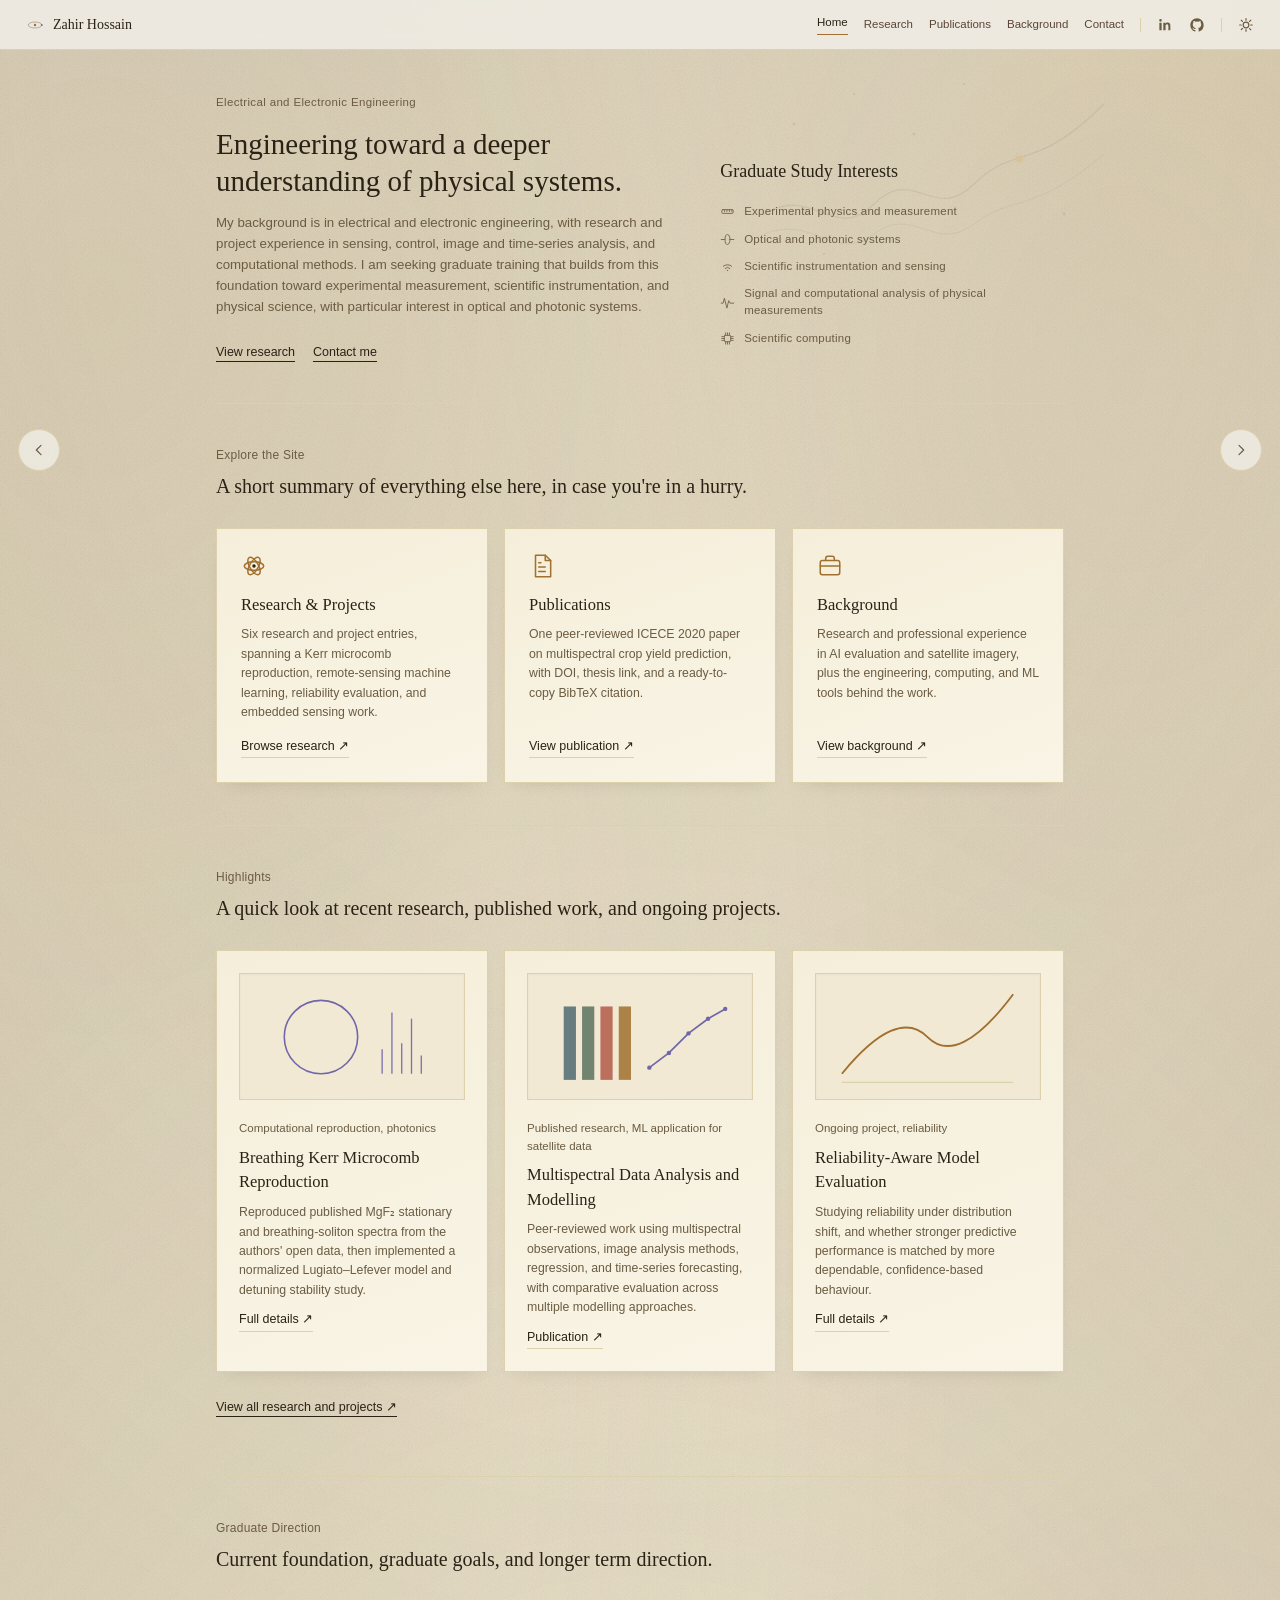
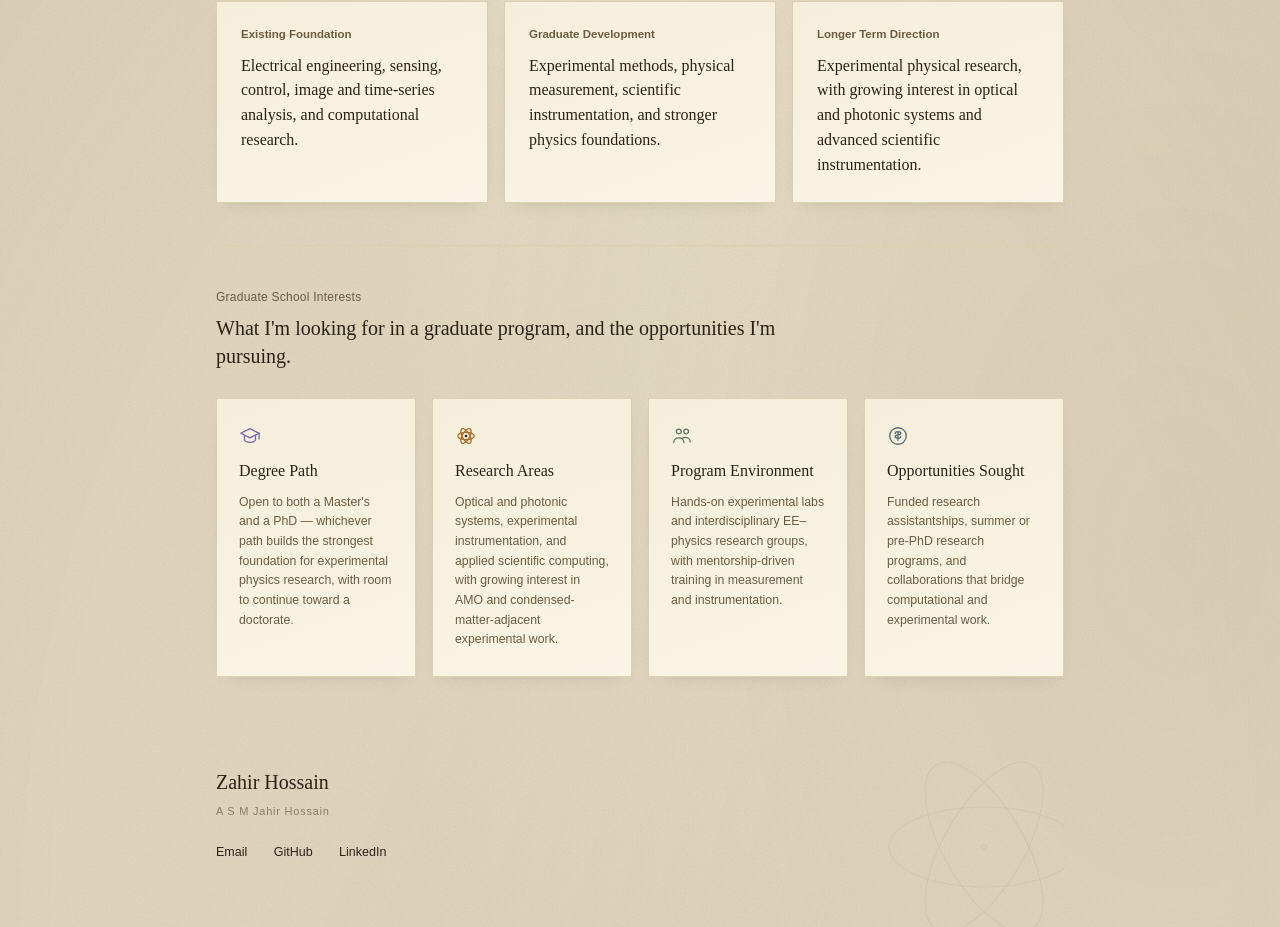
<file: index.html>
<!DOCTYPE html>
<html lang="en">
<head>
<meta charset="UTF-8">

<!-- Google Analytics -->
<script async src="https://www.googletagmanager.com/gtag/js?id=G-CL3F2N22GN"></script>
<script>
  window.dataLayer = window.dataLayer || [];
  function gtag(){dataLayer.push(arguments);}
  gtag('js', new Date());
  gtag('config', 'G-CL3F2N22GN');
</script>

<script>
  // Decide the theme before first paint, so there is no flash of the
  // wrong theme: an explicit choice wins, otherwise fall back to the
  // system preference.
  (function(){
    try{
      var t = localStorage.getItem('zh-theme');
      if(!t){ t = matchMedia('(prefers-color-scheme: light)').matches ? 'light' : 'dark'; }
      if(t === 'dark'){ document.documentElement.setAttribute('data-theme','dark'); }
    }catch(e){ document.documentElement.setAttribute('data-theme','dark'); }
  })();
</script>
<meta name="viewport" content="width=device-width, initial-scale=1">
<meta name="color-scheme" content="dark light">
<meta name="theme-color" content="#121113" media="(prefers-color-scheme: dark)">
<meta name="theme-color" content="#f1e9d3" media="(prefers-color-scheme: light)">
<title>Zahir Hossain</title>
<meta name="description" content="Academic portfolio of A. S. M. Jahir Hossain (Zahir Hossain): research, publication, and engineering work in sensing, computation, and photonics, toward graduate study in experimental physics and instrumentation.">
<link rel="canonical" href="https://zahir-hossain.github.io/">
<meta property="og:type" content="website">
<meta property="og:title" content="Zahir Hossain — Electrical &amp; Electronic Engineering, Graduate Applicant">
<meta property="og:description" content="Research, publication, and engineering work in sensing, computation, and photonics, toward graduate study in experimental physics and instrumentation.">
<meta property="og:url" content="https://zahir-hossain.github.io/">
<meta property="og:image" content="https://zahir-hossain.github.io/assets/og-image.png">
<meta name="twitter:card" content="summary_large_image">
<meta name="twitter:title" content="Zahir Hossain — Electrical &amp; Electronic Engineering">
<meta name="twitter:description" content="Academic portfolio: research, publication, and engineering work toward graduate study in experimental physics and instrumentation.">
<meta name="twitter:image" content="https://zahir-hossain.github.io/assets/og-image.png">
<link rel="icon" href="assets/favicon.svg" type="image/svg+xml">
<link rel="apple-touch-icon" href="assets/apple-touch-icon.png">
<link rel="stylesheet" href="assets/style.css">
</head>
<body>
<a class="skip-link" href="#main">Skip to content</a>

<header class="topnav">
  <a class="brand" href="index.html">
    <svg class="brand-mark" viewBox="0 0 24 24" aria-hidden="true">
      <circle class="nucleus" cx="12" cy="12" r="1.6"></circle>
      <g class="orbit-group">
        <ellipse class="ring" cx="12" cy="12" rx="9" ry="4"></ellipse>
        <circle class="satellite" cx="21" cy="12" r="1.3"></circle>
      </g>
    </svg>
    <span class="name">Zahir Hossain</span>
  </a>
  <nav>
    <a href="index.html">Home</a>
    <a href="research.html">Research</a>
    <a href="publications.html">Publications</a>
    <a href="background.html">Background</a>
    <a href="#contact">Contact</a>
    <span class="sep"></span>
    <a class="icon-link" href="https://bd.linkedin.com/in/jahir-hossain" aria-label="LinkedIn">
      <svg viewBox="0 0 24 24"><path d="M6.94 8.5H3.56V20h3.38V8.5ZM5.25 6.94a1.94 1.94 0 1 0 0-3.88 1.94 1.94 0 0 0 0 3.88ZM20.44 20h-3.38v-5.9c0-1.4-.03-3.2-1.95-3.2-1.96 0-2.26 1.53-2.26 3.1V20h-3.38V8.5h3.24v1.57h.05c.45-.85 1.56-1.75 3.21-1.75 3.43 0 4.06 2.26 4.06 5.2V20Z"/></svg>
    </a>
    <a class="icon-link" href="https://github.com/Zahir-Hossain" aria-label="GitHub">
      <svg viewBox="0 0 24 24"><path d="M12 2C6.48 2 2 6.58 2 12.2c0 4.5 2.87 8.32 6.84 9.67.5.1.68-.22.68-.49v-1.9c-2.78.62-3.37-1.38-3.37-1.38-.46-1.2-1.11-1.52-1.11-1.52-.9-.63.07-.62.07-.62 1 .07 1.53 1.05 1.53 1.05.89 1.56 2.34 1.11 2.91.85.09-.66.35-1.11.63-1.37-2.22-.26-4.56-1.14-4.56-5.06 0-1.12.39-2.03 1.03-2.75-.1-.26-.45-1.32.1-2.75 0 0 .84-.28 2.75 1.05a9.3 9.3 0 0 1 5 0c1.9-1.33 2.74-1.05 2.74-1.05.56 1.43.21 2.49.1 2.75.65.72 1.03 1.63 1.03 2.75 0 3.93-2.35 4.79-4.58 5.05.36.32.68.94.68 1.9v2.82c0 .27.18.6.69.49A10.02 10.02 0 0 0 22 12.2C22 6.58 17.52 2 12 2Z"/></svg>
    </a>
    <span class="sep"></span>
    <button class="theme-toggle" id="themeToggle" aria-label="Switch to light mode" type="button">
      <svg id="iconSun" viewBox="0 0 24 24" fill="none" stroke-width="1.8" stroke-linecap="round" style="display:none;"><circle cx="12" cy="12" r="4.2"/><path d="M12 2.5v2.4M12 19v2.4M4.9 4.9l1.7 1.7M17.4 17.4l1.7 1.7M2.5 12h2.4M19 12h2.4M4.9 19l1.7-1.7M17.4 6.6l1.7-1.7"/></svg>
      <svg id="iconMoon" viewBox="0 0 24 24" fill="none" stroke-width="1.8" stroke-linecap="round"><path d="M20 14.5A8.5 8.5 0 1 1 9.5 4a6.6 6.6 0 0 0 10.5 10.5Z"/></svg>
    </button>
  </nav>
</header>

<div class="wrap">
  <main id="main">

    <div class="hero">
      <div class="hero-grid">
        <div class="hero-left">
          <p class="field">Electrical and Electronic Engineering</p>
          <h1>Engineering toward a deeper understanding of physical systems.</h1>
          <p class="lede">My background is in electrical and electronic engineering, with research and project experience in sensing, control, image and time-series analysis, and computational methods. I am seeking graduate training that builds from this foundation toward experimental measurement, scientific instrumentation, and physical science, with particular interest in optical and photonic systems.</p>
          <div class="cta"><a href="research.html">View research</a><a href="mailto:hossainzahir2009@gmail.com">Contact me</a></div>
        </div>
        <div class="hero-right">
          <svg class="grad-wave" viewBox="0 0 340 220" preserveAspectRatio="none" aria-hidden="true">
            <defs><filter id="photonGlow" x="-100%" y="-100%" width="300%" height="300%"><feGaussianBlur stdDeviation="2.2" result="blur"/><feMerge><feMergeNode in="blur"/><feMergeNode in="SourceGraphic"/></feMerge></filter></defs>
            <path d="M0,150 C50,120 70,180 110,140 C150,100 170,160 210,120 C250,80 270,110 340,40" fill="none" stroke="#938d80" stroke-width="1.3" opacity="0.85"/>
            <path d="M0,170 C50,150 70,200 110,170 C150,140 170,190 210,160 C250,130 270,150 340,90" fill="none" stroke="#938d80" stroke-width="0.9" opacity="0.7"/>
            <circle class="photon" cx="255" cy="95" r="3.2" fill="#d9a441" filter="url(#photonGlow)"/>
            <g fill="#938d80"><circle cx="30" cy="60" r="1.4"/><circle cx="90" cy="30" r="1.1"/><circle cx="150" cy="70" r="1.5"/><circle cx="200" cy="20" r="1.1"/><circle cx="300" cy="150" r="1.4"/><circle cx="60" cy="190" r="1.1"/></g>
          </svg>
          <p class="grad-tag">Graduate Study Interests</p>
          <ul class="interests">
            <li><svg viewBox="0 0 24 24" fill="none" stroke="currentColor" stroke-width="1.6" stroke-linecap="round" stroke-linejoin="round" aria-hidden="true"><rect x="3" y="9" width="18" height="6" rx="1"/><path d="M7 9v3M11 9v3M15 9v3M19 9v3"/></svg>Experimental physics and measurement</li>
            <li><svg viewBox="0 0 24 24" fill="none" stroke="currentColor" stroke-width="1.6" stroke-linecap="round" stroke-linejoin="round" aria-hidden="true"><ellipse cx="12" cy="12" rx="4" ry="8"/><path d="M2 12h6M16 12h6"/></svg>Optical and photonic systems</li>
            <li><svg viewBox="0 0 24 24" fill="none" stroke="currentColor" stroke-width="1.6" stroke-linecap="round" stroke-linejoin="round" aria-hidden="true"><circle cx="12" cy="18.2" r="1.1" fill="currentColor" stroke="none"/><path d="M8.2 15a5.5 5.5 0 0 1 7.6 0M5.3 11.6a10 10 0 0 1 13.4 0"/></svg>Scientific instrumentation and sensing</li>
            <li><svg viewBox="0 0 24 24" fill="none" stroke="currentColor" stroke-width="1.6" stroke-linecap="round" stroke-linejoin="round" aria-hidden="true"><path d="M2 13h3l2-8 4 16 3-12 2 4h6"/></svg>Signal and computational analysis of physical measurements</li>
            <li><svg viewBox="0 0 24 24" fill="none" stroke="currentColor" stroke-width="1.6" stroke-linecap="round" stroke-linejoin="round" aria-hidden="true"><rect x="7" y="7" width="10" height="10" rx="1"/><path d="M9 3v3M12 3v3M15 3v3M9 18v3M12 18v3M15 18v3M3 9h3M3 12h3M3 15h3M18 9h3M18 12h3M18 15h3"/></svg>Scientific computing</li>
          </ul>
        </div>
      </div>
    </div>

    <section id="explore">
      <p class="section-label">Explore the Site</p>
      <h2 class="section-title">A short summary of everything else here, in case you're in a hurry.</h2>
      <div class="page-summary-grid">
        <div class="page-summary-card">
          <svg viewBox="0 0 24 24" fill="none" stroke="currentColor" stroke-width="1.4" stroke-linecap="round" stroke-linejoin="round" aria-hidden="true"><circle cx="12" cy="12" r="1.6" fill="currentColor" stroke="none"/><ellipse cx="12" cy="12" rx="9" ry="4"/><ellipse cx="12" cy="12" rx="9" ry="4" transform="rotate(60 12 12)"/><ellipse cx="12" cy="12" rx="9" ry="4" transform="rotate(120 12 12)"/></svg>
          <h3>Research &amp; Projects</h3>
          <p>Six research and project entries, spanning a Kerr microcomb reproduction, remote-sensing machine learning, reliability evaluation, and embedded sensing work.</p>
          <a href="research.html">Browse research ↗</a>
        </div>
        <div class="page-summary-card">
          <svg viewBox="0 0 24 24" fill="none" stroke="currentColor" stroke-width="1.4" stroke-linecap="round" stroke-linejoin="round" aria-hidden="true"><path d="M6 2h9l5 5v15H6z"/><path d="M15 2v5h5"/><path d="M9 13h6M9 17h6M9 9h2"/></svg>
          <h3>Publications</h3>
          <p>One peer-reviewed ICECE 2020 paper on multispectral crop yield prediction, with DOI, thesis link, and a ready-to-copy BibTeX citation.</p>
          <a href="publications.html">View publication ↗</a>
        </div>
        <div class="page-summary-card">
          <svg viewBox="0 0 24 24" fill="none" stroke="currentColor" stroke-width="1.4" stroke-linecap="round" stroke-linejoin="round" aria-hidden="true"><rect x="3" y="7" width="18" height="13" rx="2"/><path d="M8 7V5a2 2 0 0 1 2-2h4a2 2 0 0 1 2 2v2"/><path d="M3 12h18"/></svg>
          <h3>Background</h3>
          <p>Research and professional experience in AI evaluation and satellite imagery, plus the engineering, computing, and ML tools behind the work.</p>
          <a href="background.html">View background ↗</a>
        </div>
      </div>
    </section>

    <section id="highlights">
      <p class="section-label">Highlights</p>
      <h2 class="section-title">A quick look at recent research, published work, and ongoing projects.</h2>
      <div class="entries highlights-grid">
        <div class="entry"><div class="diagram"><svg viewBox="0 0 160 90" aria-hidden="true"><circle cx="55" cy="45" r="30" fill="none" stroke="var(--violet)" stroke-width="1.3"/><g stroke="var(--violet)" stroke-width="1.1" opacity="0.9"><line x1="105" y1="75" x2="105" y2="55"/><line x1="113" y1="75" x2="113" y2="25"/><line x1="121" y1="75" x2="121" y2="50"/><line x1="129" y1="75" x2="129" y2="30"/><line x1="137" y1="75" x2="137" y2="60"/></g></svg></div><div class="cat">Computational reproduction, photonics</div><h3>Breathing Kerr Microcomb Reproduction</h3><p>Reproduced published MgF₂ stationary and breathing-soliton spectra from the authors' open data, then implemented a normalized Lugiato&ndash;Lefever model and detuning stability study.</p><a class="link" href="research.html#microcomb">Full details ↗</a></div>

        <div class="entry"><div class="diagram"><svg viewBox="0 0 160 90" aria-hidden="true"><rect x="0" y="0" width="160" height="90" fill="var(--bg)"/><g><rect x="18" y="20" width="10" height="60" fill="var(--clayblue)" opacity="0.85"/><rect x="33" y="20" width="10" height="60" fill="var(--sage)" opacity="0.85"/><rect x="48" y="20" width="10" height="60" fill="#b25b4a" opacity="0.85"/><rect x="63" y="20" width="10" height="60" fill="var(--amber)" opacity="0.85"/></g><polyline points="88,70 104,58 120,42 136,30 150,22" fill="none" stroke="var(--violet)" stroke-width="1.4"/><g fill="var(--violet)"><circle cx="88" cy="70" r="1.8"/><circle cx="104" cy="58" r="1.8"/><circle cx="120" cy="42" r="1.8"/><circle cx="136" cy="30" r="1.8"/><circle cx="150" cy="22" r="1.8"/></g></svg></div><div class="cat">Published research, ML application for satellite data</div><h3>Multispectral Data Analysis and Modelling</h3><p>Peer-reviewed work using multispectral observations, image analysis methods, regression, and time-series forecasting, with comparative evaluation across multiple modelling approaches.</p><a class="link" href="publications.html#pub">Publication ↗</a></div>

        <div class="entry"><div class="diagram"><svg viewBox="0 0 160 90" aria-hidden="true"><path d="M10,75 Q55,20 80,45 T150,10" fill="none" stroke="var(--amber)" stroke-width="1.5"/><line x1="10" y1="82" x2="150" y2="82" stroke="var(--rule)" stroke-width="1"/></svg></div><div class="cat">Ongoing project, reliability</div><h3>Reliability-Aware Model Evaluation</h3><p>Studying reliability under distribution shift, and whether stronger predictive performance is matched by more dependable, confidence-based behaviour.</p><a class="link" href="research.html#reliability">Full details ↗</a></div>
      </div>
      <p class="highlights-foot"><a href="research.html">View all research and projects ↗</a></p>
    </section>

    <section id="direction">
      <p class="section-label">Graduate Direction</p>
      <h2 class="section-title">Current foundation, graduate goals, and longer term direction.</h2>
      <div class="direction-list"><div><h4>Existing Foundation</h4><p>Electrical engineering, sensing, control, image and time-series analysis, and computational research.</p></div><div><h4>Graduate Development</h4><p>Experimental methods, physical measurement, scientific instrumentation, and stronger physics foundations.</p></div><div><h4>Longer Term Direction</h4><p>Experimental physical research, with growing interest in optical and photonic systems and advanced scientific instrumentation.</p></div></div>
    </section>

    <section id="grad-interests">
      <p class="section-label">Graduate School Interests</p>
      <h2 class="section-title">What I'm looking for in a graduate program, and the opportunities I'm pursuing.</h2>
      <div class="gradschool-grid">
        <div class="gradschool-item">
          <svg class="gs-icon" viewBox="0 0 24 24" fill="none" stroke="currentColor" stroke-width="1.4" stroke-linecap="round" stroke-linejoin="round" aria-hidden="true"><path d="M12 4L2 9l10 5 10-5-10-5z"/><path d="M6 11.5V16c0 1.4 2.7 3 6 3s6-1.6 6-3v-4.5"/><path d="M22 9v6"/></svg>
          <h4>Degree Path</h4>
          <p>Open to both a Master's and a PhD &mdash; whichever path builds the strongest foundation for experimental physics research, with room to continue toward a doctorate.</p>
        </div>
        <div class="gradschool-item">
          <svg class="gs-icon" viewBox="0 0 24 24" fill="none" stroke="currentColor" stroke-width="1.4" stroke-linecap="round" stroke-linejoin="round" aria-hidden="true"><circle cx="12" cy="12" r="1.4" fill="currentColor" stroke="none"/><ellipse cx="12" cy="12" rx="9" ry="4"/><ellipse cx="12" cy="12" rx="9" ry="4" transform="rotate(60 12 12)"/><ellipse cx="12" cy="12" rx="9" ry="4" transform="rotate(120 12 12)"/></svg>
          <h4>Research Areas</h4>
          <p>Optical and photonic systems, experimental instrumentation, and applied scientific computing, with growing interest in AMO and condensed-matter-adjacent experimental work.</p>
        </div>
        <div class="gradschool-item">
          <svg class="gs-icon" viewBox="0 0 24 24" fill="none" stroke="currentColor" stroke-width="1.4" stroke-linecap="round" stroke-linejoin="round" aria-hidden="true"><circle cx="8.5" cy="7" r="2.6"/><circle cx="16.5" cy="7" r="2.6"/><path d="M3 19c0-3 2.5-5 5.5-5s5.5 2 5.5 5"/><path d="M12.5 14.3c.9-.5 2-.8 3-.8 3 0 5.5 2 5.5 5"/></svg>
          <h4>Program Environment</h4>
          <p>Hands-on experimental labs and interdisciplinary EE&ndash;physics research groups, with mentorship-driven training in measurement and instrumentation.</p>
        </div>
        <div class="gradschool-item">
          <svg class="gs-icon" viewBox="0 0 24 24" fill="none" stroke="currentColor" stroke-width="1.4" stroke-linecap="round" stroke-linejoin="round" aria-hidden="true"><circle cx="12" cy="12" r="9"/><path d="M12 7.5v9M9 9.3c0-1.1 1.2-2 3-2s3 .8 3 1.9c0 2.4-6 1-6 3.4 0 1.1 1.2 1.9 3 1.9s3-.9 3-2"/></svg>
          <h4>Opportunities Sought</h4>
          <p>Funded research assistantships, summer or pre-PhD research programs, and collaborations that bridge computational and experimental work.</p>
        </div>
      </div>
    </section>

    <footer id="contact">
      <svg class="footer-mark" viewBox="0 0 220 220" aria-hidden="true">
        <circle cx="110" cy="110" r="2.4" fill="var(--ink)" stroke="none"></circle>
        <ellipse cx="110" cy="110" rx="95" ry="40"></ellipse>
        <ellipse cx="110" cy="110" rx="95" ry="40" transform="rotate(60 110 110)"></ellipse>
        <ellipse cx="110" cy="110" rx="95" ry="40" transform="rotate(120 110 110)"></ellipse>
      </svg>
      <p class="name">Zahir Hossain</p>
      <p class="alt-name">A S M Jahir Hossain</p>
      <a href="mailto:hossainzahir2009@gmail.com">Email</a>
      <a href="https://github.com/Zahir-Hossain">GitHub</a>
      <a href="https://bd.linkedin.com/in/jahir-hossain">LinkedIn</a>
    </footer>
  </main>
</div>
<script type="application/ld+json">
{
  "@context": "https://schema.org",
  "@type": "Person",
  "name": "A. S. M. Jahir Hossain",
  "alternateName": "Zahir Hossain",
  "url": "https://zahir-hossain.github.io/",
  "email": "mailto:hossainzahir2009@gmail.com",
  "sameAs": [
    "https://github.com/Zahir-Hossain",
    "https://bd.linkedin.com/in/jahir-hossain"
  ],
  "jobTitle": "Graduate Applicant, Electrical and Electronic Engineering",
  "affiliation": {
    "@type": "CollegeOrUniversity",
    "name": "BRAC University"
  },
  "knowsAbout": [
    "Electrical Engineering",
    "Photonics",
    "Machine Learning",
    "Remote Sensing",
    "Scientific Computing"
  ]
}
</script>
<script src="assets/site.js"></script>
</body>
</html>
</file>
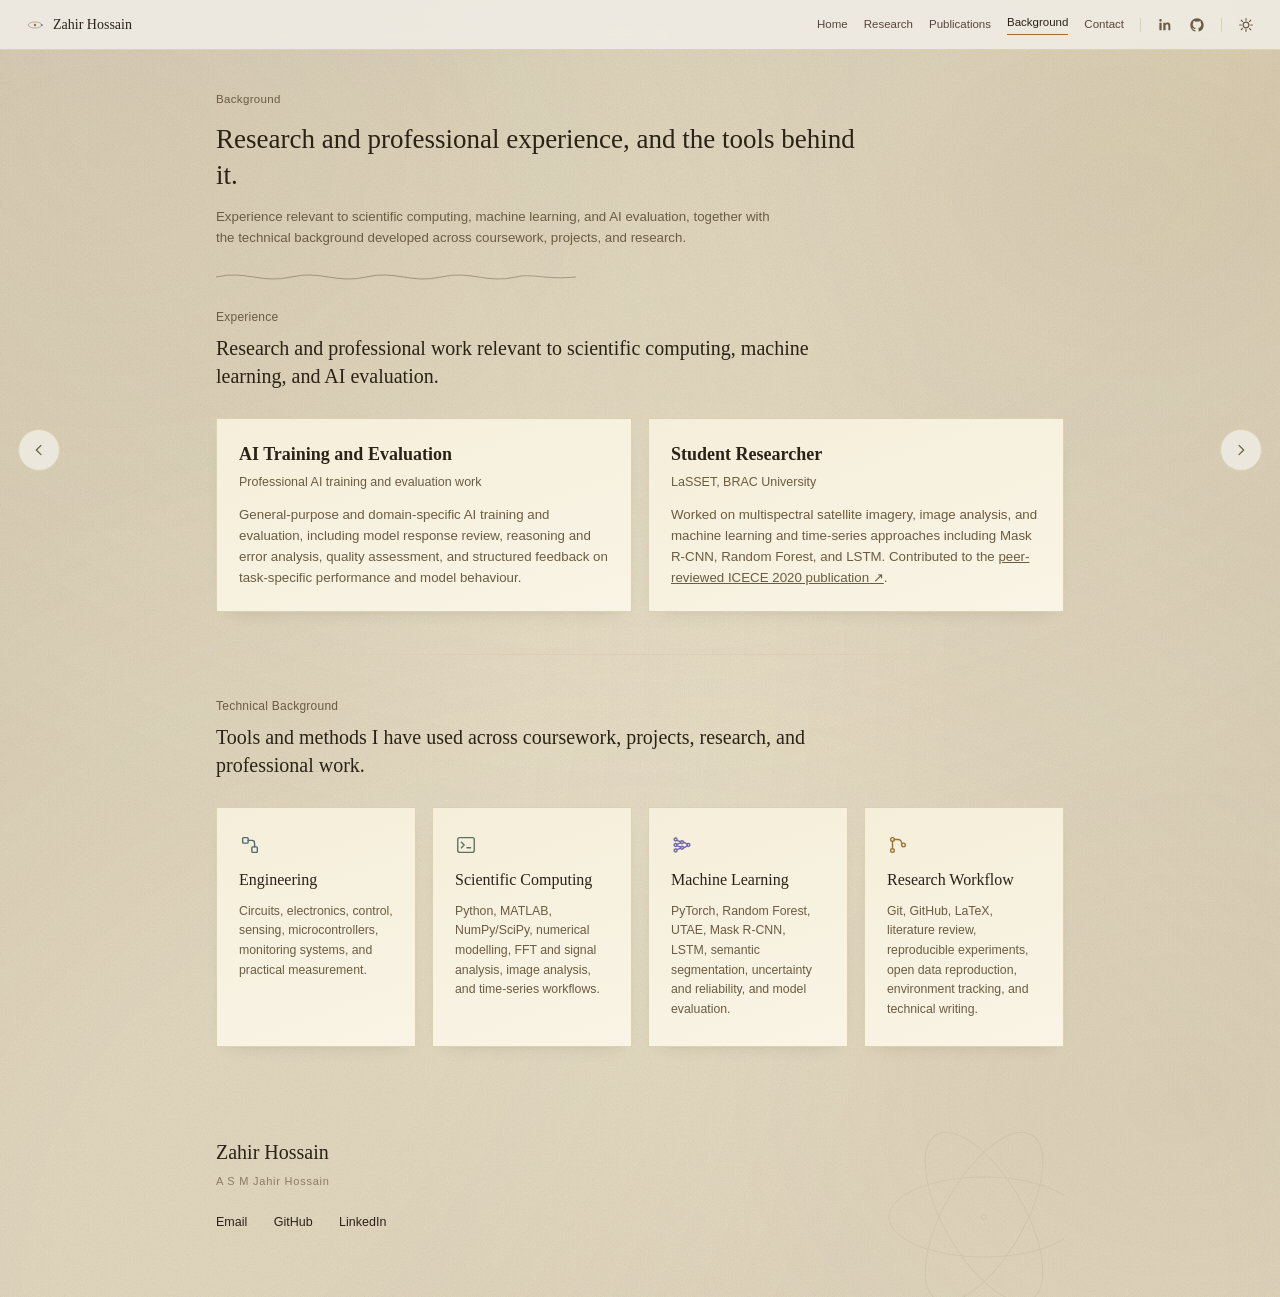
<file: background.html>
<!DOCTYPE html>
<html lang="en">
<head>
<meta charset="UTF-8">

<!-- Google Analytics -->
<script async src="https://www.googletagmanager.com/gtag/js?id=G-CL3F2N22GN"></script>
<script>
  window.dataLayer = window.dataLayer || [];
  function gtag(){dataLayer.push(arguments);}
  gtag('js', new Date());
  gtag('config', 'G-CL3F2N22GN');
</script>

<script>
  (function(){
    try{
      var t = localStorage.getItem('zh-theme');
      if(!t){ t = matchMedia('(prefers-color-scheme: light)').matches ? 'light' : 'dark'; }
      if(t === 'dark'){ document.documentElement.setAttribute('data-theme','dark'); }
    }catch(e){ document.documentElement.setAttribute('data-theme','dark'); }
  })();
</script>
<meta name="viewport" content="width=device-width, initial-scale=1">
<meta name="color-scheme" content="dark light">
<meta name="theme-color" content="#121113" media="(prefers-color-scheme: dark)">
<meta name="theme-color" content="#f1e9d3" media="(prefers-color-scheme: light)">
<title>Background — Zahir Hossain</title>
<meta name="description" content="Research and professional experience, and the tools and methods used across coursework, projects, and research by A. S. M. Jahir Hossain.">
<link rel="canonical" href="https://zahir-hossain.github.io/background.html">
<meta property="og:type" content="website">
<meta property="og:title" content="Background — Zahir Hossain">
<meta property="og:description" content="Research and professional experience, and the tools and methods used across coursework, projects, and research.">
<meta property="og:url" content="https://zahir-hossain.github.io/background.html">
<meta property="og:image" content="https://zahir-hossain.github.io/assets/og-image.png">
<meta name="twitter:card" content="summary_large_image">
<meta name="twitter:title" content="Background — Zahir Hossain">
<meta name="twitter:description" content="Research and professional experience, and the tools and methods used across coursework, projects, and research.">
<meta name="twitter:image" content="https://zahir-hossain.github.io/assets/og-image.png">
<link rel="icon" href="assets/favicon.svg" type="image/svg+xml">
<link rel="apple-touch-icon" href="assets/apple-touch-icon.png">
<link rel="stylesheet" href="assets/style.css">
</head>
<body>
<a class="skip-link" href="#main">Skip to content</a>

<header class="topnav">
  <a class="brand" href="index.html">
    <svg class="brand-mark" viewBox="0 0 24 24" aria-hidden="true">
      <circle class="nucleus" cx="12" cy="12" r="1.6"></circle>
      <g class="orbit-group">
        <ellipse class="ring" cx="12" cy="12" rx="9" ry="4"></ellipse>
        <circle class="satellite" cx="21" cy="12" r="1.3"></circle>
      </g>
    </svg>
    <span class="name">Zahir Hossain</span>
  </a>
  <nav>
    <a href="index.html">Home</a>
    <a href="research.html">Research</a>
    <a href="publications.html">Publications</a>
    <a href="background.html">Background</a>
    <a href="#contact">Contact</a>
    <span class="sep"></span>
    <a class="icon-link" href="https://bd.linkedin.com/in/jahir-hossain" aria-label="LinkedIn">
      <svg viewBox="0 0 24 24"><path d="M6.94 8.5H3.56V20h3.38V8.5ZM5.25 6.94a1.94 1.94 0 1 0 0-3.88 1.94 1.94 0 0 0 0 3.88ZM20.44 20h-3.38v-5.9c0-1.4-.03-3.2-1.95-3.2-1.96 0-2.26 1.53-2.26 3.1V20h-3.38V8.5h3.24v1.57h.05c.45-.85 1.56-1.75 3.21-1.75 3.43 0 4.06 2.26 4.06 5.2V20Z"/></svg>
    </a>
    <a class="icon-link" href="https://github.com/Zahir-Hossain" aria-label="GitHub">
      <svg viewBox="0 0 24 24"><path d="M12 2C6.48 2 2 6.58 2 12.2c0 4.5 2.87 8.32 6.84 9.67.5.1.68-.22.68-.49v-1.9c-2.78.62-3.37-1.38-3.37-1.38-.46-1.2-1.11-1.52-1.11-1.52-.9-.63.07-.62.07-.62 1 .07 1.53 1.05 1.53 1.05.89 1.56 2.34 1.11 2.91.85.09-.66.35-1.11.63-1.37-2.22-.26-4.56-1.14-4.56-5.06 0-1.12.39-2.03 1.03-2.75-.1-.26-.45-1.32.1-2.75 0 0 .84-.28 2.75 1.05a9.3 9.3 0 0 1 5 0c1.9-1.33 2.74-1.05 2.74-1.05.56 1.43.21 2.49.1 2.75.65.72 1.03 1.63 1.03 2.75 0 3.93-2.35 4.79-4.58 5.05.36.32.68.94.68 1.9v2.82c0 .27.18.6.69.49A10.02 10.02 0 0 0 22 12.2C22 6.58 17.52 2 12 2Z"/></svg>
    </a>
    <span class="sep"></span>
    <button class="theme-toggle" id="themeToggle" aria-label="Switch to light mode" type="button">
      <svg id="iconSun" viewBox="0 0 24 24" fill="none" stroke-width="1.8" stroke-linecap="round" style="display:none;"><circle cx="12" cy="12" r="4.2"/><path d="M12 2.5v2.4M12 19v2.4M4.9 4.9l1.7 1.7M17.4 17.4l1.7 1.7M2.5 12h2.4M19 12h2.4M4.9 19l1.7-1.7M17.4 6.6l1.7-1.7"/></svg>
      <svg id="iconMoon" viewBox="0 0 24 24" fill="none" stroke-width="1.8" stroke-linecap="round"><path d="M20 14.5A8.5 8.5 0 1 1 9.5 4a6.6 6.6 0 0 0 10.5 10.5Z"/></svg>
    </button>
  </nav>
</header>

<div class="wrap">
  <main id="main">

    <div class="page-hero">
      <p class="field">Background</p>
      <h1>Research and professional experience, and the tools behind it.</h1>
      <p>Experience relevant to scientific computing, machine learning, and AI evaluation, together with the technical background developed across coursework, projects, and research.</p>
      <svg class="rule-wave" viewBox="0 0 360 14" preserveAspectRatio="none" aria-hidden="true"><path d="M0,7 C30,0 45,14 75,7 C105,0 120,14 150,7 C180,0 195,14 225,7 C255,0 270,14 300,7 C315,3 330,10 360,7"></path></svg>
    </div>

    <section id="experience" style="border-top:none;padding-top:18px;">
      <p class="section-label">Experience</p>
      <h2 class="section-title">Research and professional work relevant to scientific computing, machine learning, and AI evaluation.</h2>
      <div class="exp-grid"><div class="exp-item"><h3 class="role">AI Training and Evaluation</h3><p class="org">Professional AI training and evaluation work</p><p>General-purpose and domain-specific AI training and evaluation, including model response review, reasoning and error analysis, quality assessment, and structured feedback on task-specific performance and model behaviour.</p></div><div class="exp-item"><h3 class="role">Student Researcher</h3><p class="org">LaSSET, BRAC University</p><p>Worked on multispectral satellite imagery, image analysis, and machine learning and time-series approaches including Mask R-CNN, Random Forest, and LSTM. Contributed to the <a href="publications.html#pub">peer-reviewed ICECE 2020 publication ↗</a>.</p></div></div>
    </section>

    <section id="technical-background">
      <p class="section-label">Technical Background</p>
      <h2 class="section-title">Tools and methods I have used across coursework, projects, research, and professional work.</h2>
      <div class="background-grid">
        <div class="bg-item"><svg class="bg-icon" viewBox="0 0 24 24" fill="none" stroke="currentColor" stroke-width="1.5" stroke-linecap="round" stroke-linejoin="round" aria-hidden="true"><rect x="4" y="4" width="6" height="6" rx="1"/><rect x="14" y="14" width="6" height="6" rx="1"/><path d="M10 7h4a3 3 0 0 1 3 3v4"/></svg><h4>Engineering</h4><p>Circuits, electronics, control, sensing, microcontrollers, monitoring systems, and practical measurement.</p></div>
        <div class="bg-item"><svg class="bg-icon" viewBox="0 0 24 24" fill="none" stroke="currentColor" stroke-width="1.5" stroke-linecap="round" stroke-linejoin="round" aria-hidden="true"><rect x="3" y="4" width="18" height="16" rx="2"/><path d="M7 9l3 3-3 3M13 15h4"/></svg><h4>Scientific Computing</h4><p>Python, MATLAB, NumPy/SciPy, numerical modelling, FFT and signal analysis, image analysis, and time-series workflows.</p></div>
        <div class="bg-item"><svg class="bg-icon" viewBox="0 0 24 24" fill="none" stroke="currentColor" stroke-width="1.5" stroke-linecap="round" stroke-linejoin="round" aria-hidden="true"><circle cx="5" cy="6" r="1.6"/><circle cx="5" cy="12" r="1.6"/><circle cx="5" cy="18" r="1.6"/><circle cx="12" cy="9" r="1.6"/><circle cx="12" cy="15" r="1.6"/><circle cx="19" cy="12" r="1.6"/><path d="M6.4 6.9L10.6 8.6M6.4 11.3L10.6 9.6M6.4 12.7L10.6 14.4M6.4 17.1L10.6 15.4M13.4 8.6L17.7 11.1M13.4 15.4L17.7 12.9"/></svg><h4>Machine Learning</h4><p>PyTorch, Random Forest, UTAE, Mask R-CNN, LSTM, semantic segmentation, uncertainty and reliability, and model evaluation.</p></div>
        <div class="bg-item"><svg class="bg-icon" viewBox="0 0 24 24" fill="none" stroke="currentColor" stroke-width="1.5" stroke-linecap="round" stroke-linejoin="round" aria-hidden="true"><circle cx="6" cy="6" r="2"/><circle cx="6" cy="18" r="2"/><circle cx="18" cy="12" r="2"/><path d="M6 8v8M8 6h4a4 4 0 0 1 4 4"/></svg><h4>Research Workflow</h4><p>Git, GitHub, LaTeX, literature review, reproducible experiments, open data reproduction, environment tracking, and technical writing.</p></div>
      </div>
    </section>

    <footer id="contact">
      <svg class="footer-mark" viewBox="0 0 220 220" aria-hidden="true">
        <circle cx="110" cy="110" r="2.4" fill="var(--ink)" stroke="none"></circle>
        <ellipse cx="110" cy="110" rx="95" ry="40"></ellipse>
        <ellipse cx="110" cy="110" rx="95" ry="40" transform="rotate(60 110 110)"></ellipse>
        <ellipse cx="110" cy="110" rx="95" ry="40" transform="rotate(120 110 110)"></ellipse>
      </svg>
      <p class="name">Zahir Hossain</p>
      <p class="alt-name">A S M Jahir Hossain</p>
      <a href="mailto:hossainzahir2009@gmail.com">Email</a>
      <a href="https://github.com/Zahir-Hossain">GitHub</a>
      <a href="https://bd.linkedin.com/in/jahir-hossain">LinkedIn</a>
    </footer>
  </main>
</div>
<script type="application/ld+json">
{
  "@context": "https://schema.org",
  "@type": "BreadcrumbList",
  "itemListElement": [
    {"@type": "ListItem", "position": 1, "name": "Zahir Hossain", "item": "https://zahir-hossain.github.io/"},
    {"@type": "ListItem", "position": 2, "name": "Background", "item": "https://zahir-hossain.github.io/background.html"}
  ]
}
</script>
<script src="assets/site.js"></script>
</body>
</html>
</file>
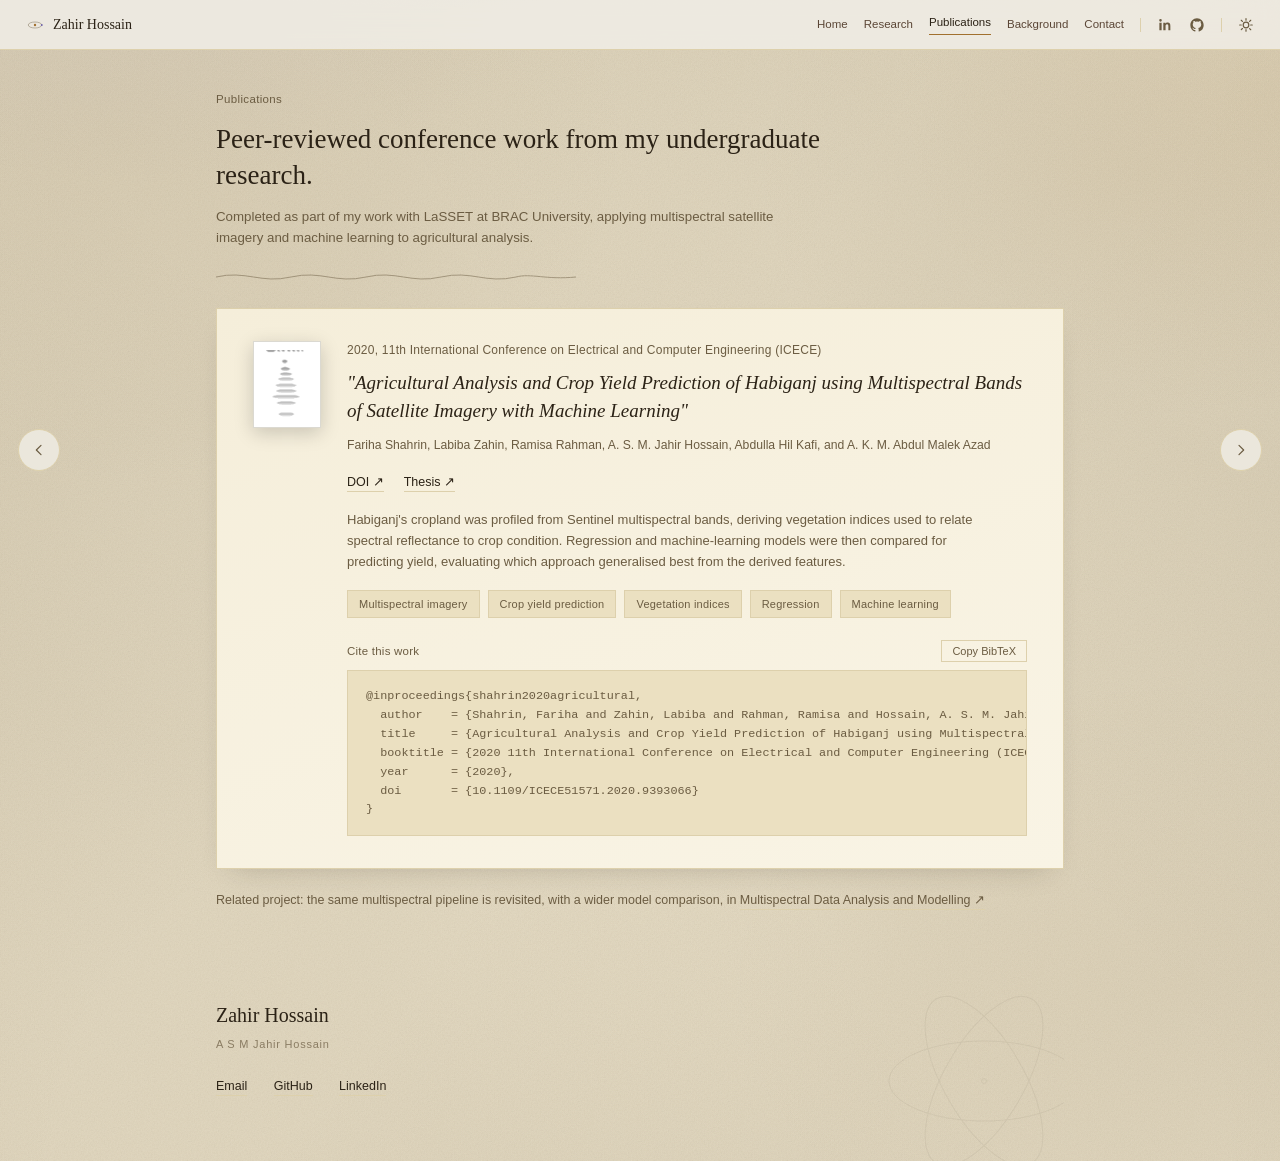
<file: publications.html>
<!DOCTYPE html>
<html lang="en">
<head>
<meta charset="UTF-8">

<!-- Google Analytics -->
<script async src="https://www.googletagmanager.com/gtag/js?id=G-CL3F2N22GN"></script>
<script>
  window.dataLayer = window.dataLayer || [];
  function gtag(){dataLayer.push(arguments);}
  gtag('js', new Date());
  gtag('config', 'G-CL3F2N22GN');
</script>

<script>
  (function(){
    try{
      var t = localStorage.getItem('zh-theme');
      if(!t){ t = matchMedia('(prefers-color-scheme: light)').matches ? 'light' : 'dark'; }
      if(t === 'dark'){ document.documentElement.setAttribute('data-theme','dark'); }
    }catch(e){ document.documentElement.setAttribute('data-theme','dark'); }
  })();
</script>
<meta name="viewport" content="width=device-width, initial-scale=1">
<meta name="color-scheme" content="dark light">
<meta name="theme-color" content="#121113" media="(prefers-color-scheme: dark)">
<meta name="theme-color" content="#f1e9d3" media="(prefers-color-scheme: light)">
<title>Publications — Zahir Hossain</title>
<meta name="description" content="Peer-reviewed conference publication by A. S. M. Jahir Hossain: agricultural analysis and crop yield prediction with multispectral satellite imagery and machine learning.">
<link rel="canonical" href="https://zahir-hossain.github.io/publications.html">
<meta property="og:type" content="article">
<meta property="og:title" content="Publications — Zahir Hossain">
<meta property="og:description" content="Peer-reviewed conference publication: agricultural analysis and crop yield prediction with multispectral satellite imagery and machine learning.">
<meta property="og:url" content="https://zahir-hossain.github.io/publications.html">
<meta property="og:image" content="https://zahir-hossain.github.io/assets/og-image.png">
<meta name="twitter:card" content="summary_large_image">
<meta name="twitter:title" content="Publications — Zahir Hossain">
<meta name="twitter:description" content="Peer-reviewed conference publication: agricultural analysis and crop yield prediction with multispectral satellite imagery and machine learning.">
<meta name="twitter:image" content="https://zahir-hossain.github.io/assets/og-image.png">
<link rel="icon" href="assets/favicon.svg" type="image/svg+xml">
<link rel="apple-touch-icon" href="assets/apple-touch-icon.png">
<link rel="stylesheet" href="assets/style.css">
</head>
<body>
<a class="skip-link" href="#main">Skip to content</a>

<header class="topnav">
  <a class="brand" href="index.html">
    <svg class="brand-mark" viewBox="0 0 24 24" aria-hidden="true">
      <circle class="nucleus" cx="12" cy="12" r="1.6"></circle>
      <g class="orbit-group">
        <ellipse class="ring" cx="12" cy="12" rx="9" ry="4"></ellipse>
        <circle class="satellite" cx="21" cy="12" r="1.3"></circle>
      </g>
    </svg>
    <span class="name">Zahir Hossain</span>
  </a>
  <nav>
    <a href="index.html">Home</a>
    <a href="research.html">Research</a>
    <a href="publications.html">Publications</a>
    <a href="background.html">Background</a>
    <a href="#contact">Contact</a>
    <span class="sep"></span>
    <a class="icon-link" href="https://bd.linkedin.com/in/jahir-hossain" aria-label="LinkedIn">
      <svg viewBox="0 0 24 24"><path d="M6.94 8.5H3.56V20h3.38V8.5ZM5.25 6.94a1.94 1.94 0 1 0 0-3.88 1.94 1.94 0 0 0 0 3.88ZM20.44 20h-3.38v-5.9c0-1.4-.03-3.2-1.95-3.2-1.96 0-2.26 1.53-2.26 3.1V20h-3.38V8.5h3.24v1.57h.05c.45-.85 1.56-1.75 3.21-1.75 3.43 0 4.06 2.26 4.06 5.2V20Z"/></svg>
    </a>
    <a class="icon-link" href="https://github.com/Zahir-Hossain" aria-label="GitHub">
      <svg viewBox="0 0 24 24"><path d="M12 2C6.48 2 2 6.58 2 12.2c0 4.5 2.87 8.32 6.84 9.67.5.1.68-.22.68-.49v-1.9c-2.78.62-3.37-1.38-3.37-1.38-.46-1.2-1.11-1.52-1.11-1.52-.9-.63.07-.62.07-.62 1 .07 1.53 1.05 1.53 1.05.89 1.56 2.34 1.11 2.91.85.09-.66.35-1.11.63-1.37-2.22-.26-4.56-1.14-4.56-5.06 0-1.12.39-2.03 1.03-2.75-.1-.26-.45-1.32.1-2.75 0 0 .84-.28 2.75 1.05a9.3 9.3 0 0 1 5 0c1.9-1.33 2.74-1.05 2.74-1.05.56 1.43.21 2.49.1 2.75.65.72 1.03 1.63 1.03 2.75 0 3.93-2.35 4.79-4.58 5.05.36.32.68.94.68 1.9v2.82c0 .27.18.6.69.49A10.02 10.02 0 0 0 22 12.2C22 6.58 17.52 2 12 2Z"/></svg>
    </a>
    <span class="sep"></span>
    <button class="theme-toggle" id="themeToggle" aria-label="Switch to light mode" type="button">
      <svg id="iconSun" viewBox="0 0 24 24" fill="none" stroke-width="1.8" stroke-linecap="round" style="display:none;"><circle cx="12" cy="12" r="4.2"/><path d="M12 2.5v2.4M12 19v2.4M4.9 4.9l1.7 1.7M17.4 17.4l1.7 1.7M2.5 12h2.4M19 12h2.4M4.9 19l1.7-1.7M17.4 6.6l1.7-1.7"/></svg>
      <svg id="iconMoon" viewBox="0 0 24 24" fill="none" stroke-width="1.8" stroke-linecap="round"><path d="M20 14.5A8.5 8.5 0 1 1 9.5 4a6.6 6.6 0 0 0 10.5 10.5Z"/></svg>
    </button>
  </nav>
</header>

<div class="wrap">
  <main id="main">

    <div class="page-hero">
      <p class="field">Publications</p>
      <h1>Peer-reviewed conference work from my undergraduate research.</h1>
      <p>Completed as part of my work with LaSSET at BRAC University, applying multispectral satellite imagery and machine learning to agricultural analysis.</p>
      <svg class="rule-wave" viewBox="0 0 360 14" preserveAspectRatio="none" aria-hidden="true"><path d="M0,7 C30,0 45,14 75,7 C105,0 120,14 150,7 C180,0 195,14 225,7 C255,0 270,14 300,7 C315,3 330,10 360,7"></path></svg>
    </div>

    <section id="pub" style="border-top:none;padding-top:18px;">
      <div class="pub">
        <div class="paper-layout">
          <div class="paper-thumb"><img src="assets/thesis-cover-thumb.svg" alt="Thesis title page thumbnail"></div>
          <div class="paper-copy">
            <p class="venue-year">2020, 11th International Conference on Electrical and Computer Engineering (ICECE)</p>
            <h3>"Agricultural Analysis and Crop Yield Prediction of Habiganj using Multispectral Bands of Satellite Imagery with Machine Learning"</h3>
            <p class="authors">Fariha Shahrin, Labiba Zahin, Ramisa Rahman, A. S. M. Jahir Hossain, Abdulla Hil Kafi, and A. K. M. Abdul Malek Azad</p>
            <div class="links"><a href="https://doi.org/10.1109/ICECE51571.2020.9393066">DOI ↗</a><a href="https://dspace.bracu.ac.bd/items/7ebc33d1-5420-47a2-bc09-f81bcd222cdc">Thesis ↗</a></div>
            <p class="abstract">Habiganj's cropland was profiled from Sentinel multispectral bands, deriving vegetation indices used to relate spectral reflectance to crop condition. Regression and machine-learning models were then compared for predicting yield, evaluating which approach generalised best from the derived features.</p>
            <ul class="keywords">
              <li>Multispectral imagery</li>
              <li>Crop yield prediction</li>
              <li>Vegetation indices</li>
              <li>Regression</li>
              <li>Machine learning</li>
            </ul>

            <div class="cite-block">
              <p class="cite-label"><span>Cite this work</span><button class="copy-btn" type="button">Copy BibTeX</button></p>
              <pre>@inproceedings{shahrin2020agricultural,
  author    = {Shahrin, Fariha and Zahin, Labiba and Rahman, Ramisa and Hossain, A. S. M. Jahir and Kafi, Abdulla Hil and Azad, A. K. M. Abdul Malek},
  title     = {Agricultural Analysis and Crop Yield Prediction of Habiganj using Multispectral Bands of Satellite Imagery with Machine Learning},
  booktitle = {2020 11th International Conference on Electrical and Computer Engineering (ICECE)},
  year      = {2020},
  doi       = {10.1109/ICECE51571.2020.9393066}
}</pre>
            </div>
          </div>
        </div>
      </div>
      <p class="related-line">Related project: the same multispectral pipeline is revisited, with a wider model comparison, in <a href="research.html#multispectral">Multispectral Data Analysis and Modelling ↗</a></p>
    </section>

    <footer id="contact">
      <svg class="footer-mark" viewBox="0 0 220 220" aria-hidden="true">
        <circle cx="110" cy="110" r="2.4" fill="var(--ink)" stroke="none"></circle>
        <ellipse cx="110" cy="110" rx="95" ry="40"></ellipse>
        <ellipse cx="110" cy="110" rx="95" ry="40" transform="rotate(60 110 110)"></ellipse>
        <ellipse cx="110" cy="110" rx="95" ry="40" transform="rotate(120 110 110)"></ellipse>
      </svg>
      <p class="name">Zahir Hossain</p>
      <p class="alt-name">A S M Jahir Hossain</p>
      <a href="mailto:hossainzahir2009@gmail.com">Email</a>
      <a href="https://github.com/Zahir-Hossain">GitHub</a>
      <a href="https://bd.linkedin.com/in/jahir-hossain">LinkedIn</a>
    </footer>
  </main>
</div>
<script type="application/ld+json">
{
  "@context": "https://schema.org",
  "@type": "ScholarlyArticle",
  "headline": "Agricultural Analysis and Crop Yield Prediction of Habiganj using Multispectral Bands of Satellite Imagery with Machine Learning",
  "datePublished": "2020",
  "author": [
    {"@type": "Person", "name": "Fariha Shahrin"},
    {"@type": "Person", "name": "Labiba Zahin"},
    {"@type": "Person", "name": "Ramisa Rahman"},
    {"@type": "Person", "name": "A. S. M. Jahir Hossain"},
    {"@type": "Person", "name": "Abdulla Hil Kafi"},
    {"@type": "Person", "name": "A. K. M. Abdul Malek Azad"}
  ],
  "isPartOf": {
    "@type": "PublicationEvent",
    "name": "11th International Conference on Electrical and Computer Engineering (ICECE 2020)"
  },
  "sameAs": "https://doi.org/10.1109/ICECE51571.2020.9393066"
}
</script>
<script src="assets/site.js"></script>
</body>
</html>
</file>
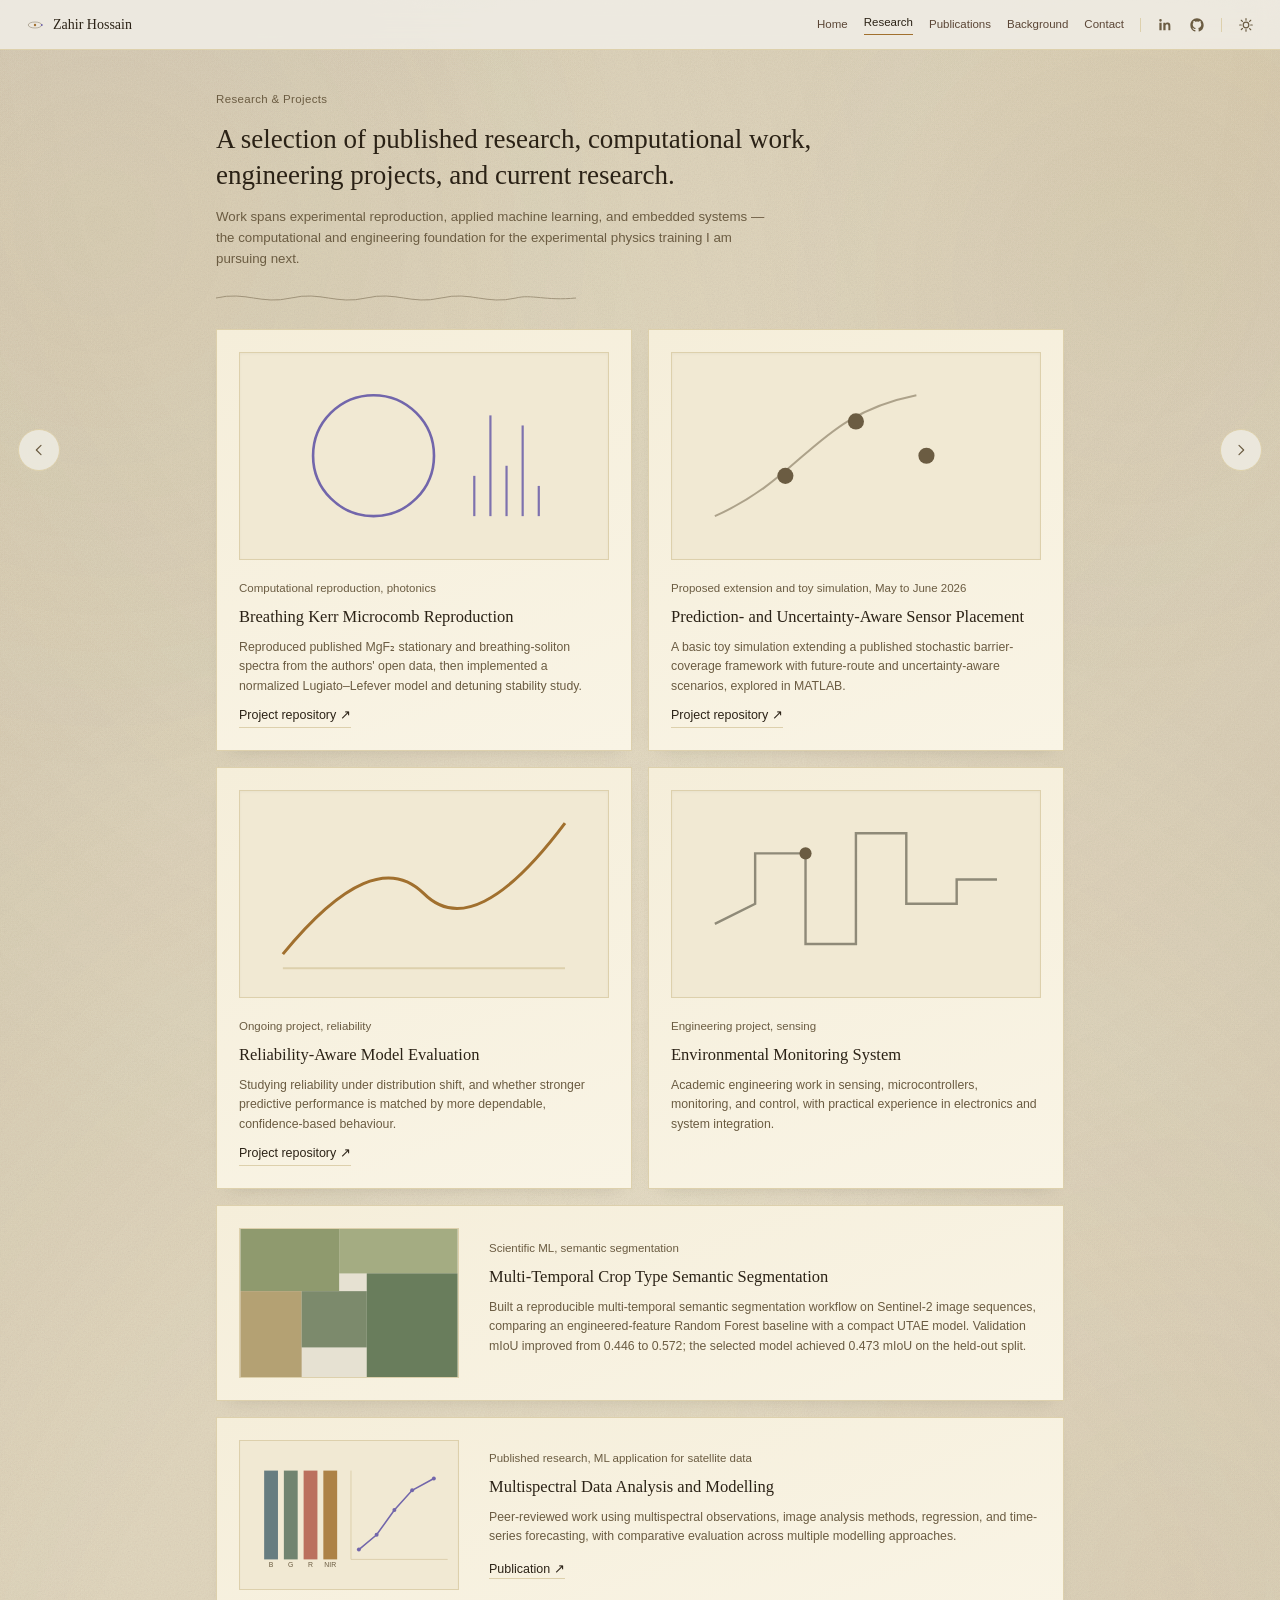
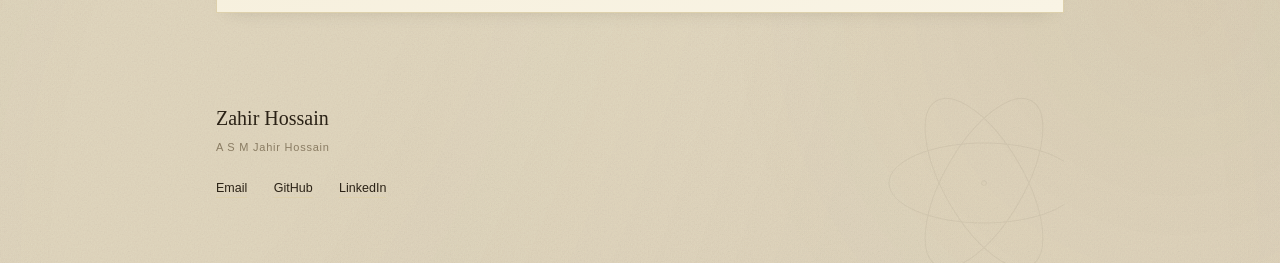
<file: research.html>
<!DOCTYPE html>
<html lang="en">
<head>
<meta charset="UTF-8">

<!-- Google Analytics -->
<script async src="https://www.googletagmanager.com/gtag/js?id=G-CL3F2N22GN"></script>
<script>
  window.dataLayer = window.dataLayer || [];
  function gtag(){dataLayer.push(arguments);}
  gtag('js', new Date());
  gtag('config', 'G-CL3F2N22GN');
</script>

<script>
  (function(){
    try{
      var t = localStorage.getItem('zh-theme');
      if(!t){ t = matchMedia('(prefers-color-scheme: light)').matches ? 'light' : 'dark'; }
      if(t === 'dark'){ document.documentElement.setAttribute('data-theme','dark'); }
    }catch(e){ document.documentElement.setAttribute('data-theme','dark'); }
  })();
</script>
<meta name="viewport" content="width=device-width, initial-scale=1">
<meta name="color-scheme" content="dark light">
<meta name="theme-color" content="#121113" media="(prefers-color-scheme: dark)">
<meta name="theme-color" content="#f1e9d3" media="(prefers-color-scheme: light)">
<title>Research &amp; Projects — Zahir Hossain</title>
<meta name="description" content="Selected research and projects by A. S. M. Jahir Hossain, spanning photonics, remote sensing, machine learning reliability, and embedded systems.">
<link rel="canonical" href="https://zahir-hossain.github.io/research.html">
<meta property="og:type" content="website">
<meta property="og:title" content="Research &amp; Projects — Zahir Hossain">
<meta property="og:description" content="Selected research and projects spanning photonics, remote sensing, machine learning reliability, and embedded systems.">
<meta property="og:url" content="https://zahir-hossain.github.io/research.html">
<meta property="og:image" content="https://zahir-hossain.github.io/assets/og-image.png">
<meta name="twitter:card" content="summary_large_image">
<meta name="twitter:title" content="Research &amp; Projects — Zahir Hossain">
<meta name="twitter:description" content="Selected research and projects spanning photonics, remote sensing, machine learning reliability, and embedded systems.">
<meta name="twitter:image" content="https://zahir-hossain.github.io/assets/og-image.png">
<link rel="icon" href="assets/favicon.svg" type="image/svg+xml">
<link rel="apple-touch-icon" href="assets/apple-touch-icon.png">
<link rel="stylesheet" href="assets/style.css">
</head>
<body>
<a class="skip-link" href="#main">Skip to content</a>

<header class="topnav">
  <a class="brand" href="index.html">
    <svg class="brand-mark" viewBox="0 0 24 24" aria-hidden="true">
      <circle class="nucleus" cx="12" cy="12" r="1.6"></circle>
      <g class="orbit-group">
        <ellipse class="ring" cx="12" cy="12" rx="9" ry="4"></ellipse>
        <circle class="satellite" cx="21" cy="12" r="1.3"></circle>
      </g>
    </svg>
    <span class="name">Zahir Hossain</span>
  </a>
  <nav>
    <a href="index.html">Home</a>
    <a href="research.html">Research</a>
    <a href="publications.html">Publications</a>
    <a href="background.html">Background</a>
    <a href="#contact">Contact</a>
    <span class="sep"></span>
    <a class="icon-link" href="https://bd.linkedin.com/in/jahir-hossain" aria-label="LinkedIn">
      <svg viewBox="0 0 24 24"><path d="M6.94 8.5H3.56V20h3.38V8.5ZM5.25 6.94a1.94 1.94 0 1 0 0-3.88 1.94 1.94 0 0 0 0 3.88ZM20.44 20h-3.38v-5.9c0-1.4-.03-3.2-1.95-3.2-1.96 0-2.26 1.53-2.26 3.1V20h-3.38V8.5h3.24v1.57h.05c.45-.85 1.56-1.75 3.21-1.75 3.43 0 4.06 2.26 4.06 5.2V20Z"/></svg>
    </a>
    <a class="icon-link" href="https://github.com/Zahir-Hossain" aria-label="GitHub">
      <svg viewBox="0 0 24 24"><path d="M12 2C6.48 2 2 6.58 2 12.2c0 4.5 2.87 8.32 6.84 9.67.5.1.68-.22.68-.49v-1.9c-2.78.62-3.37-1.38-3.37-1.38-.46-1.2-1.11-1.52-1.11-1.52-.9-.63.07-.62.07-.62 1 .07 1.53 1.05 1.53 1.05.89 1.56 2.34 1.11 2.91.85.09-.66.35-1.11.63-1.37-2.22-.26-4.56-1.14-4.56-5.06 0-1.12.39-2.03 1.03-2.75-.1-.26-.45-1.32.1-2.75 0 0 .84-.28 2.75 1.05a9.3 9.3 0 0 1 5 0c1.9-1.33 2.74-1.05 2.74-1.05.56 1.43.21 2.49.1 2.75.65.72 1.03 1.63 1.03 2.75 0 3.93-2.35 4.79-4.58 5.05.36.32.68.94.68 1.9v2.82c0 .27.18.6.69.49A10.02 10.02 0 0 0 22 12.2C22 6.58 17.52 2 12 2Z"/></svg>
    </a>
    <span class="sep"></span>
    <button class="theme-toggle" id="themeToggle" aria-label="Switch to light mode" type="button">
      <svg id="iconSun" viewBox="0 0 24 24" fill="none" stroke-width="1.8" stroke-linecap="round" style="display:none;"><circle cx="12" cy="12" r="4.2"/><path d="M12 2.5v2.4M12 19v2.4M4.9 4.9l1.7 1.7M17.4 17.4l1.7 1.7M2.5 12h2.4M19 12h2.4M4.9 19l1.7-1.7M17.4 6.6l1.7-1.7"/></svg>
      <svg id="iconMoon" viewBox="0 0 24 24" fill="none" stroke-width="1.8" stroke-linecap="round"><path d="M20 14.5A8.5 8.5 0 1 1 9.5 4a6.6 6.6 0 0 0 10.5 10.5Z"/></svg>
    </button>
  </nav>
</header>

<div class="wrap">
  <main id="main">

    <div class="page-hero">
      <p class="field">Research &amp; Projects</p>
      <h1>A selection of published research, computational work, engineering projects, and current research.</h1>
      <p>Work spans experimental reproduction, applied machine learning, and embedded systems &mdash; the computational and engineering foundation for the experimental physics training I am pursuing next.</p>
      <svg class="rule-wave" viewBox="0 0 360 14" preserveAspectRatio="none" aria-hidden="true"><path d="M0,7 C30,0 45,14 75,7 C105,0 120,14 150,7 C180,0 195,14 225,7 C255,0 270,14 300,7 C315,3 330,10 360,7"></path></svg>
    </div>

    <section id="research" style="border-top:none;padding-top:18px;">
      <div class="entries">
        <div class="entry" id="microcomb"><div class="diagram"><svg viewBox="0 0 160 90" aria-hidden="true"><circle cx="55" cy="45" r="30" fill="none" stroke="var(--violet)" stroke-width="1.3"/><g stroke="var(--violet)" stroke-width="1.1" opacity="0.9"><line x1="105" y1="75" x2="105" y2="55"/><line x1="113" y1="75" x2="113" y2="25"/><line x1="121" y1="75" x2="121" y2="50"/><line x1="129" y1="75" x2="129" y2="30"/><line x1="137" y1="75" x2="137" y2="60"/></g></svg></div><div class="cat">Computational reproduction, photonics</div><h3>Breathing Kerr Microcomb Reproduction</h3><p>Reproduced published MgF₂ stationary and breathing-soliton spectra from the authors' open data, then implemented a normalized Lugiato&ndash;Lefever model and detuning stability study.</p><a class="link" href="https://github.com/Zahir-Hossain/microcomb-breather-reproduction">Project repository ↗</a></div>

        <div class="entry" id="sensor-placement"><div class="diagram"><svg viewBox="0 0 160 90" aria-hidden="true"><path d="M10,75 C55,55 60,25 110,15" fill="none" stroke="var(--ink-soft)" stroke-width="1" opacity="0.5"/><g fill="var(--ink-soft)"><circle cx="45" cy="55" r="4"/><circle cx="80" cy="28" r="4"/><circle cx="115" cy="45" r="4"/></g></svg></div><div class="cat">Proposed extension and toy simulation, May to June 2026</div><h3>Prediction- and Uncertainty-Aware Sensor Placement</h3><p>A basic toy simulation extending a published stochastic barrier-coverage framework with future-route and uncertainty-aware scenarios, explored in MATLAB.</p><a class="link" href="https://github.com/Zahir-Hossain/stochastic-sensor-placement-extension">Project repository ↗</a></div>

        <div class="entry" id="reliability"><div class="diagram"><svg viewBox="0 0 160 90" aria-hidden="true"><path d="M10,75 Q55,20 80,45 T150,10" fill="none" stroke="var(--amber)" stroke-width="1.5"/><line x1="10" y1="82" x2="150" y2="82" stroke="var(--rule)" stroke-width="1"/></svg></div><div class="cat">Ongoing project, reliability</div><h3>Reliability-Aware Model Evaluation</h3><p>Studying reliability under distribution shift, and whether stronger predictive performance is matched by more dependable, confidence-based behaviour.</p><a class="link" href="https://github.com/Zahir-Hossain/geospatial-ai-reliability">Project repository ↗</a></div>

        <div class="entry" id="monitoring"><div class="diagram"><svg viewBox="0 0 160 90" aria-hidden="true"><polyline points="10,60 30,50 30,25 55,25 55,70 80,70 80,15 105,15 105,50 130,50 130,38 150,38" fill="none" stroke="#8f8a78" stroke-width="1.2"/><circle cx="55" cy="25" r="3" fill="var(--ink-soft)"/></svg></div><div class="cat">Engineering project, sensing</div><h3>Environmental Monitoring System</h3><p>Academic engineering work in sensing, microcontrollers, monitoring, and control, with practical experience in electronics and system integration.</p></div>

        <div class="entry wide" id="crop-segmentation"><div class="diagram"><svg viewBox="0 0 220 150" aria-hidden="true"><rect x="0" y="0" width="220" height="150" fill="#e6e1d2"/><rect x="0" y="0" width="100" height="63" fill="#8f9a6e"/><rect x="100" y="0" width="120" height="45" fill="#a4ac82"/><rect x="0" y="63" width="62" height="87" fill="#b4a173"/><rect x="62" y="63" width="66" height="57" fill="#7c8a6c"/><rect x="128" y="45" width="92" height="105" fill="#697d5c"/></svg></div><div><div class="cat">Scientific ML, semantic segmentation</div><h3>Multi-Temporal Crop Type Semantic Segmentation</h3><p>Built a reproducible multi-temporal semantic segmentation workflow on Sentinel-2 image sequences, comparing an engineered-feature Random Forest baseline with a compact UTAE model. Validation mIoU improved from 0.446 to 0.572; the selected model achieved 0.473 mIoU on the held-out split.</p></div></div>

        <div class="entry wide" id="multispectral"><div class="diagram"><svg viewBox="0 0 220 150" aria-hidden="true"><rect x="0" y="0" width="220" height="150" fill="var(--bg)"/><g><rect x="24" y="30" width="14" height="90" fill="var(--clayblue)" opacity="0.85"/><rect x="44" y="30" width="14" height="90" fill="var(--sage)" opacity="0.85"/><rect x="64" y="30" width="14" height="90" fill="#b25b4a" opacity="0.85"/><rect x="84" y="30" width="14" height="90" fill="var(--amber)" opacity="0.85"/></g><g font-family="-apple-system,Arial,sans-serif" font-size="7" fill="var(--ink-soft)"><text x="31" y="128" text-anchor="middle">B</text><text x="51" y="128" text-anchor="middle">G</text><text x="71" y="128" text-anchor="middle">R</text><text x="91" y="128" text-anchor="middle">NIR</text></g><polyline points="120,110 138,95 156,70 174,50 196,38" fill="none" stroke="var(--violet)" stroke-width="1.6"/><g fill="var(--violet)"><circle cx="120" cy="110" r="2"/><circle cx="138" cy="95" r="2"/><circle cx="156" cy="70" r="2"/><circle cx="174" cy="50" r="2"/><circle cx="196" cy="38" r="2"/></g><line x1="112" y1="120" x2="210" y2="120" stroke="var(--rule)" stroke-width="1"/><line x1="112" y1="30" x2="112" y2="120" stroke="var(--rule)" stroke-width="1"/></svg></div><div><div class="cat">Published research, ML application for satellite data</div><h3>Multispectral Data Analysis and Modelling</h3><p>Peer-reviewed work using multispectral observations, image analysis methods, regression, and time-series forecasting, with comparative evaluation across multiple modelling approaches.</p><a class="link" href="publications.html#pub">Publication ↗</a></div></div>
      </div>
    </section>

    <footer id="contact">
      <svg class="footer-mark" viewBox="0 0 220 220" aria-hidden="true">
        <circle cx="110" cy="110" r="2.4" fill="var(--ink)" stroke="none"></circle>
        <ellipse cx="110" cy="110" rx="95" ry="40"></ellipse>
        <ellipse cx="110" cy="110" rx="95" ry="40" transform="rotate(60 110 110)"></ellipse>
        <ellipse cx="110" cy="110" rx="95" ry="40" transform="rotate(120 110 110)"></ellipse>
      </svg>
      <p class="name">Zahir Hossain</p>
      <p class="alt-name">A S M Jahir Hossain</p>
      <a href="mailto:hossainzahir2009@gmail.com">Email</a>
      <a href="https://github.com/Zahir-Hossain">GitHub</a>
      <a href="https://bd.linkedin.com/in/jahir-hossain">LinkedIn</a>
    </footer>
  </main>
</div>
<script type="application/ld+json">
{
  "@context": "https://schema.org",
  "@type": "BreadcrumbList",
  "itemListElement": [
    {"@type": "ListItem", "position": 1, "name": "Zahir Hossain", "item": "https://zahir-hossain.github.io/"},
    {"@type": "ListItem", "position": 2, "name": "Research & Projects", "item": "https://zahir-hossain.github.io/research.html"}
  ]
}
</script>
<script src="assets/site.js"></script>
</body>
</html>
</file>
<file: assets/style.css>
/* ============================================================
   Zahir Hossain — academic portfolio
   Shared stylesheet. Palette and type are unchanged from the
   original single-page design; this file only adds the
   structure needed for a multi-page site (nav states, page
   headers) and a small set of deliberate, restrained motifs.
   ============================================================ */

:root{
  --bg:#f1e9d3;
  --bg-2:#ebe0c1;
  --panel:#f9f4e5;
  --panel-2:#f5eeda;
  --ink:#2b2216;
  --ink-soft:#6b5c42;
  --rule:#ddd0ac;
  --sage:#5b7360;
  --violet:#7266ab;
  --amber:#a1702e;
  --clayblue:#4f6a72;
}
html[data-theme="dark"]{
  color-scheme:dark;
  --bg:#121113;
  --bg-2:#0c0b0d;
  --panel:#1a191b;
  --panel-2:#201f21;
  --ink:#ece7dc;
  --ink-soft:#938d80;
  --rule:#302e2c;
  --sage:#8ba87f;
  --violet:#a297df;
  --amber:#d9a441;
  --clayblue:#7ba0aa;
}
html:not([data-theme="dark"]){color-scheme:light;}
*{box-sizing:border-box;}
html{scroll-behavior:smooth;overflow-x:hidden;}
body{
  margin:0;color:var(--ink);font-family:-apple-system,"Helvetica Neue",Arial,sans-serif;line-height:1.5;
  overflow-x:hidden;
  overflow-wrap:break-word;
  background:
    radial-gradient(ellipse 900px 500px at 10% -10%, rgba(114,102,171,0.06), transparent 55%),
    radial-gradient(ellipse 700px 600px at 100% 10%, rgba(184,133,58,0.07), transparent 55%),
    var(--bg);
  background-attachment:fixed;
  transition:background-color .2s, color .2s;
  position:relative;
}
body::before{
  content:"";position:absolute;top:0;left:0;right:0;bottom:0;z-index:0;pointer-events:none;
  opacity:0.1;
  background-image:url("[data-uri]");
  background-repeat:repeat;
  background-size:150px 150px;
  mix-blend-mode:multiply;
}
body::after{
  content:"";position:absolute;top:0;left:0;right:0;bottom:0;z-index:0;pointer-events:none;
  background:
    radial-gradient(ellipse 70% 50% at 8% 12%, rgba(120,90,45,0.06), transparent 60%),
    radial-gradient(ellipse 60% 45% at 92% 85%, rgba(120,90,45,0.05), transparent 60%),
    radial-gradient(ellipse 55% 40% at 88% 15%, rgba(120,90,45,0.04), transparent 55%),
    radial-gradient(ellipse 90% 70% at 50% 100%, transparent 50%, rgba(90,70,35,0.08) 100%),
    radial-gradient(ellipse 90% 70% at 50% 0%, transparent 50%, rgba(90,70,35,0.06) 100%),
    radial-gradient(ellipse 75% 100% at 0% 50%, transparent 55%, rgba(90,70,35,0.05) 100%),
    radial-gradient(ellipse 75% 100% at 100% 50%, transparent 55%, rgba(90,70,35,0.05) 100%);
}
html[data-theme="dark"] body::after{background:none;}
html[data-theme="dark"] body::before{
  opacity:0.65;
  mix-blend-mode:normal;
  background-image:url("[data-uri]");
  background-repeat:repeat;
  background-size:340px 340px;
}
.topnav, .wrap{position:relative;z-index:1;}
.wrap{max-width:900px;margin:0 auto;padding:0 26px;}
a{color:inherit;}

/* -- anchors land clear of the sticky header instead of under it -- */
[id]{scroll-margin-top:86px;}

/* -- visible, on-brand keyboard focus (WCAG) -- */
a:focus-visible,button:focus-visible{outline:2px solid var(--amber);outline-offset:3px;border-radius:1px;}

/* -- skip link: hidden until focused, for keyboard/screen-reader users -- */
.skip-link{
  position:absolute;left:12px;top:-60px;z-index:100;
  background:var(--panel);color:var(--ink);border:1px solid var(--rule);
  padding:10px 16px;font-size:12.5px;text-decoration:none;
  transition:top .15s ease;
}
.skip-link:focus{top:12px;}

.topnav{
  position:sticky;top:0;z-index:20;
  display:flex;justify-content:space-between;align-items:center;
  padding:14px 26px;
  background:rgba(242,240,234,0.82);
  backdrop-filter:blur(10px);
  -webkit-backdrop-filter:blur(10px);
  border-bottom:1px solid var(--rule);
}
html[data-theme="dark"] .topnav{background:rgba(18,17,19,0.82);}
.topnav .brand{display:flex;align-items:center;gap:9px;text-decoration:none;}
.topnav .name{font-family:"Iowan Old Style",Georgia,serif;font-size:14px;white-space:nowrap;color:var(--ink);}
.topnav nav{display:flex;align-items:center;gap:16px;font-size:11.5px;flex-wrap:wrap;}
.topnav nav a{text-decoration:none;color:#5b4636;}
.topnav nav a:hover{color:#3f2f22;}
html[data-theme="dark"] .topnav nav a{color:#c9ad8b;}
html[data-theme="dark"] .topnav nav a:hover{color:#ecd9bc;}
.topnav nav a.active{color:var(--ink);border-bottom:1px solid var(--amber);padding-bottom:3px;}
.topnav nav a.active:hover{color:var(--ink);}
.topnav nav .sep{width:1px;height:14px;background:var(--rule);}
.icon-link{display:flex;align-items:center;}
.icon-link svg{width:16px;height:16px;fill:var(--ink-soft);stroke:none;}
.icon-link:hover svg{fill:var(--ink);}
.theme-toggle{background:none;border:none;cursor:pointer;padding:0;display:flex;align-items:center;justify-content:center;}
.theme-toggle svg{width:16px;height:16px;stroke:var(--ink-soft);}
.theme-toggle:hover svg{stroke:var(--ink);}

/* -- brand mark: a small orbiting motif standing in for the site's
      photonics / instrumentation thread. One slow, quiet loop. -- */
.brand-mark{width:18px;height:18px;flex:none;overflow:visible;}
.brand-mark .ring{fill:none;stroke:var(--ink-soft);stroke-width:1;opacity:0.55;}
.brand-mark .nucleus{fill:var(--amber);}
.brand-mark .orbit-group{transform-origin:12px 12px;animation:orbitSpin 16s linear infinite;}
.brand-mark .satellite{fill:var(--violet);}
@keyframes orbitSpin{from{transform:rotate(0deg);}to{transform:rotate(360deg);}}

main{padding:0;}
.hero{padding:44px 0 40px;max-width:900px;position:relative;}
.hero-grid{display:grid;grid-template-columns:1.35fr 1fr;gap:40px;align-items:stretch;position:relative;}
.hero-left{max-width:560px;}
.hero .field{font-size:11.5px;color:var(--ink-soft);letter-spacing:0.03em;margin:0 0 14px;}
.hero h1{font-family:"Iowan Old Style",Georgia,serif;font-size:clamp(24px,3vw,29px);font-weight:400;line-height:1.28;margin:0 0 12px;}
.hero p.lede{font-size:13.3px;color:var(--ink-soft);margin:0 0 22px;line-height:1.58;}
.hero .cta a{font-size:12.5px;text-decoration:none;margin-right:18px;border-bottom:1px solid var(--ink);padding-bottom:2px;}
.hero-right{position:relative;padding-top:64px;display:flex;flex-direction:column;justify-content:flex-start;}
.hero-right .grad-wave{position:absolute;top:-30px;right:-40px;width:340px;height:220px;opacity:0.22;pointer-events:none;z-index:0;}
.hero-right .grad-tag{position:relative;z-index:1;font-family:"Iowan Old Style",Georgia,serif;font-size:18px;color:var(--ink);margin:0 0 18px;}
.hero .interests{position:relative;z-index:1;display:flex;flex-direction:column;gap:10px;padding:0;list-style:none;margin:0;}
.hero .interests li{font-size:11.5px;color:var(--ink-soft);letter-spacing:0.02em;display:flex;align-items:center;gap:9px;}
.hero .interests li svg{flex:none;width:15px;height:15px;stroke:var(--ink-soft);opacity:0.85;}

/* -- the hero's photon: a single, slow "breathing" pulse, a quiet nod
      to the breathing-soliton work described in Research. -- */
.grad-wave .photon{animation:photonBreathe 4.8s ease-in-out infinite;transform-origin:center;transform-box:fill-box;}
@keyframes photonBreathe{
  0%,100%{ r:3.1; opacity:0.75; }
  50%{ r:4.6; opacity:1; }
}

/* -- one orchestrated entrance for the hero, on load only -- */
.hero-left{animation:fadeUp .7s ease-out both;}
.hero-right{animation:fadeUp .7s ease-out .12s both;}
.page-hero{animation:fadeUp .6s ease-out both;}
@keyframes fadeUp{
  from{opacity:0; transform:translateY(8px);}
  to{opacity:1; transform:translateY(0);}
}

section{padding:42px 0;border-top:1px solid var(--rule);}
.section-label{font-size:12px;color:var(--ink-soft);margin:0 0 8px;letter-spacing:0.02em;}
.section-title{font-family:"Iowan Old Style",Georgia,serif;font-size:20px;font-weight:400;margin:0 0 28px;max-width:600px;line-height:1.4;}

@media (max-width:820px){.hero-grid{grid-template-columns:1fr;}.hero-right .grad-wave{display:none;}}

/* -- interior page header: same voice as the hero, condensed -- */
.page-hero{padding:40px 0 6px;max-width:640px;}
.page-hero .field{font-size:11.5px;color:var(--ink-soft);letter-spacing:0.03em;margin:0 0 14px;}
.page-hero h1{font-family:"Iowan Old Style",Georgia,serif;font-size:clamp(22px,2.8vw,27px);font-weight:400;line-height:1.32;margin:0 0 12px;}
.page-hero p{font-size:13.3px;color:var(--ink-soft);margin:0;line-height:1.58;max-width:560px;}
.page-hero .rule-wave{display:block;width:100%;max-width:360px;height:14px;margin-top:22px;opacity:0.5;}
.page-hero .rule-wave path{fill:none;stroke:var(--ink-soft);stroke-width:1;}

.entries{display:grid;grid-template-columns:1fr 1fr;gap:16px;}
.entry{background:linear-gradient(160deg,var(--panel-2),var(--panel));border:1px solid var(--rule);padding:22px;display:flex;flex-direction:column;box-shadow:0 8px 18px -14px rgba(40,35,25,0.25);}
.entry.wide{grid-column:1/-1;flex-direction:row;gap:30px;align-items:center;}
.entry .diagram{width:100%;aspect-ratio:16/9;background:var(--bg);border:1px solid var(--rule);display:flex;align-items:center;justify-content:center;margin-bottom:20px;box-shadow:inset 0 1px 3px rgba(0,0,0,0.04);}
.entry.wide .diagram{width:220px;height:150px;aspect-ratio:auto;flex:none;margin-bottom:0;}
.entry .diagram svg,.entry .diagram .imgs{width:88%;height:88%;}
.entry.wide .diagram svg,.entry.wide .diagram .imgs{width:100%;height:100%;}
.entry .cat{font-size:11.5px;color:var(--ink-soft);margin-bottom:8px;}
.entry h3{font-family:"Iowan Old Style",Georgia,serif;font-size:16.5px;font-weight:400;margin:0 0 8px;}
.entry p{font-size:12.3px;line-height:1.58;color:var(--ink-soft);margin:0 0 10px;}
.entry a.link{font-size:12.5px;text-decoration:none;border-bottom:1px solid var(--rule);padding-bottom:2px;align-self:flex-start;transition:border-color .15s ease,color .15s ease;}
.entry a.link:hover{border-color:var(--amber);color:var(--amber);}
.entry .diagram{transition:border-color .2s ease;}
.entry:hover .diagram{border-color:var(--ink-soft);}
.imgs{display:grid;grid-template-columns:1fr 1fr;gap:1px;background:var(--rule);width:100%;height:100%;}
.imgs img{width:100%;height:100%;object-fit:cover;display:block;}
.imgs.muted img{filter:grayscale(1) contrast(1.08) brightness(1.05) sepia(0.18);opacity:0.9;}

/* -- home page highlights: reuses the entry card language at a glance -- */
.entries.highlights-grid{grid-template-columns:repeat(3,1fr);}
.highlights-foot{margin-top:22px;}
.highlights-foot a{font-size:12.5px;text-decoration:none;border-bottom:1px solid var(--ink);padding-bottom:2px;}
@media (max-width:900px){.entries.highlights-grid{grid-template-columns:1fr;}}

/* -- home page: a short summary card per other page, so Home stands on
      its own as an index of the whole site -- */
.page-summary-grid{display:grid;grid-template-columns:repeat(3,1fr);gap:16px;}
.page-summary-card{background:linear-gradient(160deg,var(--panel-2),var(--panel));border:1px solid var(--rule);padding:24px;box-shadow:0 8px 18px -14px rgba(40,35,25,0.25);display:flex;flex-direction:column;transition:border-color .15s ease;}
.page-summary-card:hover{border-color:var(--ink-soft);}
.page-summary-card svg{width:26px;height:26px;margin-bottom:14px;stroke:var(--amber);flex:none;}
.page-summary-card h3{font-family:"Iowan Old Style",Georgia,serif;font-size:16.5px;font-weight:400;margin:0 0 8px;}
.page-summary-card p{font-size:12.3px;line-height:1.58;color:var(--ink-soft);margin:0 0 14px;flex:1;}
.page-summary-card a{font-size:12.5px;text-decoration:none;border-bottom:1px solid var(--rule);padding-bottom:2px;align-self:flex-start;transition:border-color .15s ease,color .15s ease;}
.page-summary-card a:hover{border-color:var(--amber);color:var(--amber);}
@media (max-width:900px){.page-summary-grid{grid-template-columns:1fr;}}

/* -- background grid: a small icon per category -- */
.bg-item .bg-icon{width:22px;height:22px;stroke:var(--clayblue);margin-bottom:12px;display:block;}
.bg-item:nth-child(2) .bg-icon{stroke:var(--sage);}
.bg-item:nth-child(3) .bg-icon{stroke:var(--violet);}
.bg-item:nth-child(4) .bg-icon{stroke:var(--amber);}

.pub{width:100%;max-width:none;background:linear-gradient(160deg,var(--panel-2),var(--panel));border:1px solid var(--rule);padding:32px 36px;position:relative;box-shadow:0 12px 28px -16px rgba(40,35,25,0.25);}
.pub .paper-layout{display:grid;grid-template-columns:70px minmax(0,1fr);gap:24px;align-items:start;}
.pub .paper-thumb{width:68px;aspect-ratio:210/270;overflow:hidden;background:#f4f1e9;border:1px solid rgba(0,0,0,.1);box-shadow:0 5px 18px rgba(0,0,0,.18);}
html[data-theme="dark"] .pub .paper-thumb{border-color:rgba(255,255,255,.08);box-shadow:0 6px 20px rgba(0,0,0,.35);}
.pub .paper-thumb img{width:100%;height:100%;display:block;object-fit:cover;}
.pub .venue-year{font-size:12px;color:var(--ink-soft);margin:0 0 10px;letter-spacing:0.02em;}
.pub h3{font-family:"Iowan Old Style",Georgia,serif;font-style:italic;font-size:19px;font-weight:400;line-height:1.5;margin:0 0 10px;}
.pub .authors{font-size:12.2px;line-height:1.55;color:var(--ink-soft);margin:0 0 14px;}
.pub .links a{font-size:12.5px;text-decoration:none;border-bottom:1px solid var(--rule);padding-bottom:2px;margin-right:20px;transition:border-color .15s ease,color .15s ease;}
.pub .links a:hover{border-color:var(--amber);color:var(--amber);}

/* -- cite block: a plain, copyable BibTeX entry -- */
.cite-block{margin-top:22px;}
.cite-block .cite-label{font-size:11.5px;color:var(--ink-soft);letter-spacing:0.02em;margin:0 0 8px;display:flex;align-items:center;justify-content:space-between;gap:12px;}
.cite-block pre{
  margin:0;padding:16px 18px;background:var(--bg-2);border:1px solid var(--rule);
  font-family:ui-monospace,"SFMono-Regular",Menlo,Consolas,monospace;font-size:11.8px;line-height:1.6;
  color:var(--ink-soft);overflow-x:auto;white-space:pre;
}
.cite-block .copy-btn{
  font-size:11px;color:var(--ink-soft);background:none;border:1px solid var(--rule);
  padding:4px 10px;cursor:pointer;font-family:inherit;transition:border-color .15s ease,color .15s ease;
}
.cite-block .copy-btn:hover{border-color:var(--amber);color:var(--amber);}
.related-line{font-size:12.5px;color:var(--ink-soft);margin:22px 0 0;}
.related-line a{border-bottom:1px solid var(--rule);text-decoration:none;padding-bottom:2px;transition:border-color .15s ease,color .15s ease;}
.related-line a:hover{border-color:var(--amber);color:var(--amber);}

.pub .abstract{font-size:13px;line-height:1.62;color:var(--ink-soft);margin:16px 0 0;max-width:640px;}
.pub .keywords{list-style:none;display:flex;flex-wrap:wrap;gap:8px;margin:18px 0 0;padding:0;}
.pub .keywords li{font-size:11px;letter-spacing:0.02em;color:var(--ink-soft);border:1px solid var(--rule);padding:5px 11px;background:var(--bg-2);}

.exp-grid{display:grid;grid-template-columns:1fr 1fr;gap:16px;}
.exp-item{background:linear-gradient(160deg,var(--panel-2),var(--panel));border:1px solid var(--rule);padding:22px;box-shadow:0 8px 18px -14px rgba(40,35,25,0.25);position:relative;}
.exp-item .role{font-family:"Iowan Old Style",Georgia,serif;font-size:18px;margin:0 0 4px;}
.exp-item .org{font-size:12.5px;color:var(--ink-soft);margin-bottom:12px;}
.exp-item p{font-size:13.3px;color:var(--ink-soft);line-height:1.6;margin:0;}

.background-grid{display:grid;grid-template-columns:repeat(4,1fr);gap:16px;}
.bg-item{background:linear-gradient(160deg,var(--panel-2),var(--panel));border:1px solid var(--rule);padding:26px 22px;box-shadow:0 8px 18px -14px rgba(40,35,25,0.25);}
.bg-item h4{font-family:"Iowan Old Style",Georgia,serif;font-size:16px;margin:0 0 10px;font-weight:400;}
.bg-item p{font-size:12.3px;color:var(--ink-soft);line-height:1.6;margin:0;}

.direction-list{display:grid;grid-template-columns:repeat(3,1fr);gap:16px;}
.direction-list > div{background:linear-gradient(160deg,var(--panel-2),var(--panel));border:1px solid var(--rule);padding:24px;box-shadow:0 8px 18px -14px rgba(40,35,25,0.25);}
.direction-list h4{font-size:11.5px;color:var(--ink-soft);margin:0 0 10px;}
.direction-list p{font-family:"Iowan Old Style",Georgia,serif;font-size:16px;margin:0;line-height:1.55;}

/* -- graduate school interests: what kind of program and opportunities
      are being pursued, for advisors and admissions readers -- */
.gradschool-grid{display:grid;grid-template-columns:repeat(4,1fr);gap:16px;}
.gradschool-item{background:linear-gradient(160deg,var(--panel-2),var(--panel));border:1px solid var(--rule);padding:26px 22px;box-shadow:0 8px 18px -14px rgba(40,35,25,0.25);}
.gradschool-item .gs-icon{width:22px;height:22px;stroke:var(--violet);margin-bottom:12px;display:block;}
.gradschool-item:nth-child(2) .gs-icon{stroke:var(--amber);}
.gradschool-item:nth-child(3) .gs-icon{stroke:var(--sage);}
.gradschool-item:nth-child(4) .gs-icon{stroke:var(--clayblue);}
.gradschool-item h4{font-family:"Iowan Old Style",Georgia,serif;font-size:16px;margin:0 0 10px;font-weight:400;}
.gradschool-item p{font-size:12.3px;color:var(--ink-soft);line-height:1.6;margin:0;}

footer{padding:48px 0 64px;position:relative;overflow:hidden;}
footer .name{font-family:"Iowan Old Style",Georgia,serif;font-size:20px;margin:0 0 6px;}
footer .alt-name{font-size:11px;letter-spacing:.07em;color:var(--ink-soft);opacity:.72;margin:0 0 20px;}
footer .role{font-size:12.5px;color:var(--ink-soft);margin-bottom:22px;}
footer a{font-size:12.5px;text-decoration:none;border-bottom:1px solid var(--rule);padding-bottom:2px;margin-right:22px;}
footer .footer-mark{position:absolute;right:-30px;bottom:-30px;width:220px;height:220px;opacity:0.05;pointer-events:none;z-index:0;}
footer p, footer a{position:relative;z-index:1;}
footer .footer-mark circle, footer .footer-mark ellipse{fill:none;stroke:var(--ink);stroke-width:1;}

@media (max-width:900px){
  .direction-list,.gradschool-grid{grid-template-columns:1fr;}
  .topnav{flex-direction:column;align-items:flex-start;gap:12px;}
  .topnav nav{gap:14px;}
}
@media (min-width:641px) and (max-width:900px){
  .entries,.exp-grid,.background-grid{grid-template-columns:repeat(2,1fr);}
}
@media (max-width:640px){
  .entries,.exp-grid,.background-grid{grid-template-columns:1fr;}
  .entry.wide{flex-direction:column;align-items:flex-start;}
}
@media (max-width:560px){.pub .paper-layout{grid-template-columns:56px minmax(0,1fr);gap:16px;}.pub .paper-thumb{width:54px;}.pub{padding:26px 24px;}}
@media (max-width:400px){
  .wrap{padding:0 16px;}
  .topnav{padding:12px 16px;}
  .entry.wide .diagram{width:100%;height:auto;aspect-ratio:16/9;}
  .pub{padding:22px 18px;}
}

@media (prefers-reduced-motion: reduce){
  *, *::before, *::after{
    animation-duration:0.001ms !important;
    animation-iteration-count:1 !important;
    scroll-behavior:auto !important;
  }
}

/* -- printing: a committee member printing the Background page should
      get a clean, light CV page, not the dark chrome and watermarks -- */
@media print{
  body::before,body::after,.topnav,.skip-link,footer .footer-mark,.grad-wave,.rule-wave,.side-nav-btn,.scroll-top-btn{display:none !important;}
  body{background:#fff;color:#000;}
  a{color:#000;text-decoration:underline;}
  .entry,.exp-item,.bg-item,.pub,.direction-list > div,.page-summary-card,.gradschool-item{box-shadow:none;border:1px solid #ccc;background:#fff;}
  section{border-top:1px solid #ccc;}
  .cite-block .copy-btn{display:none;}
}

/* -- page-to-page navigation: fixed arrows at the vertical middle of the
      left and right edges, injected by site.js -- */
.side-nav-btn{
  position:fixed;top:50%;transform:translateY(-50%);z-index:15;
  width:42px;height:42px;border-radius:50%;
  display:flex;align-items:center;justify-content:center;
  background:rgba(242,240,234,0.75);border:1px solid var(--rule);
  backdrop-filter:blur(6px);-webkit-backdrop-filter:blur(6px);
  color:var(--ink-soft);text-decoration:none;
  transition:border-color .15s ease,color .15s ease,transform .15s ease;
}
html[data-theme="dark"] .side-nav-btn{background:rgba(18,17,19,0.75);}
.side-nav-btn svg{width:16px;height:16px;stroke:currentColor;fill:none;stroke-width:1.8;stroke-linecap:round;stroke-linejoin:round;}
.side-nav-btn.prev{left:18px;}
.side-nav-btn.next{right:18px;}
.side-nav-btn:hover{border-color:var(--amber);color:var(--amber);}
.side-nav-btn.prev:hover{transform:translateY(-50%) translateX(-2px);}
.side-nav-btn.next:hover{transform:translateY(-50%) translateX(2px);}
@media (max-width:900px){
  .side-nav-btn{width:30px;height:30px;opacity:0.6;}
  .side-nav-btn.prev{left:4px;}
  .side-nav-btn.next{right:4px;}
  .side-nav-btn svg{width:12px;height:12px;}
}
@media (max-width:400px){
  .side-nav-btn{width:26px;height:26px;opacity:0.5;}
  .side-nav-btn svg{width:10px;height:10px;}
}
@media (hover:none) and (pointer:coarse){
  .side-nav-btn{opacity:0.8;}
}

/* -- scroll-to-top: bottom-right, fades in once the page has scrolled -- */
.scroll-top-btn{
  position:fixed;right:22px;bottom:22px;z-index:16;
  width:40px;height:40px;border-radius:50%;
  display:flex;align-items:center;justify-content:center;
  background:var(--panel);border:1px solid var(--rule);
  color:var(--ink-soft);cursor:pointer;
  opacity:0;pointer-events:none;transform:translateY(8px);
  transition:opacity .2s ease,transform .2s ease,border-color .15s ease,color .15s ease;
  box-shadow:0 8px 18px -10px rgba(0,0,0,0.35);
}
.scroll-top-btn.visible{opacity:1;pointer-events:auto;transform:translateY(0);}
.scroll-top-btn:hover{border-color:var(--amber);color:var(--amber);}
.scroll-top-btn svg{width:16px;height:16px;stroke:currentColor;fill:none;stroke-width:1.8;stroke-linecap:round;stroke-linejoin:round;}
@media (max-width:760px){.scroll-top-btn{right:14px;bottom:14px;}}
</file>
